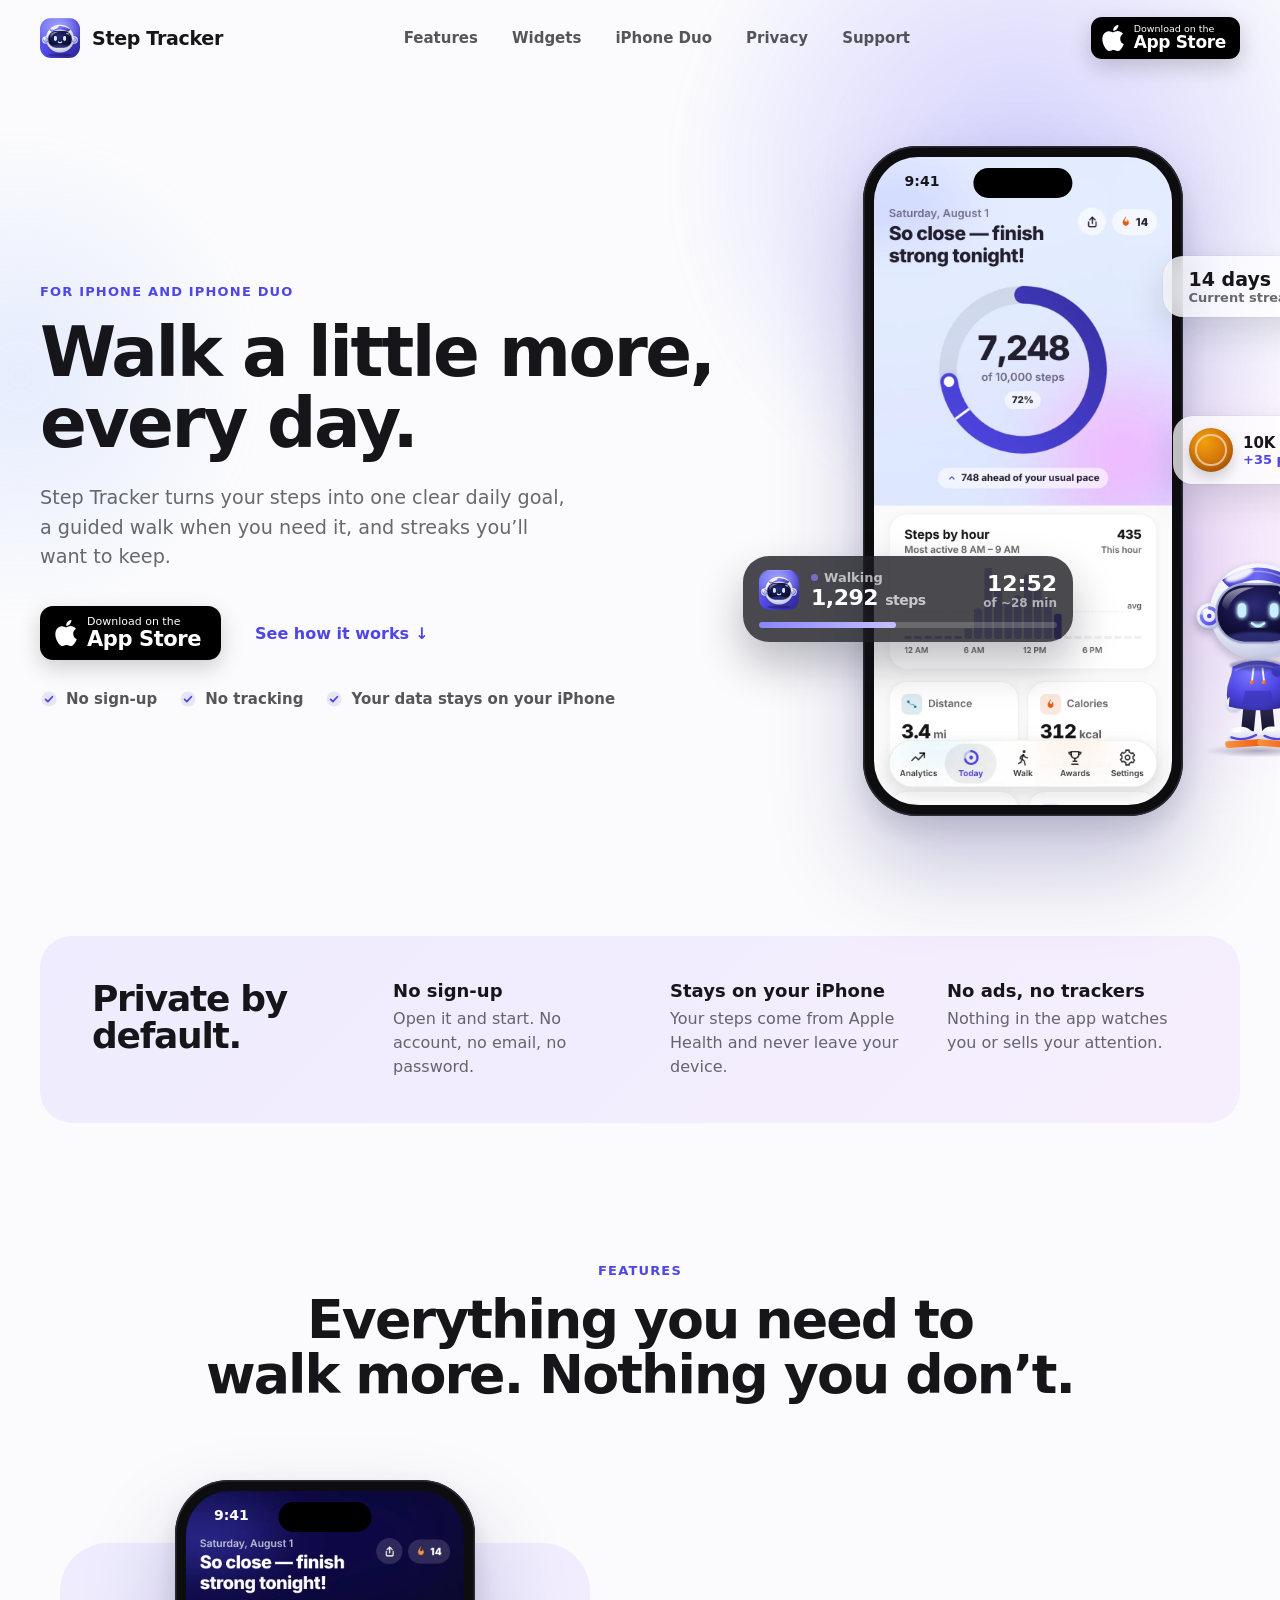
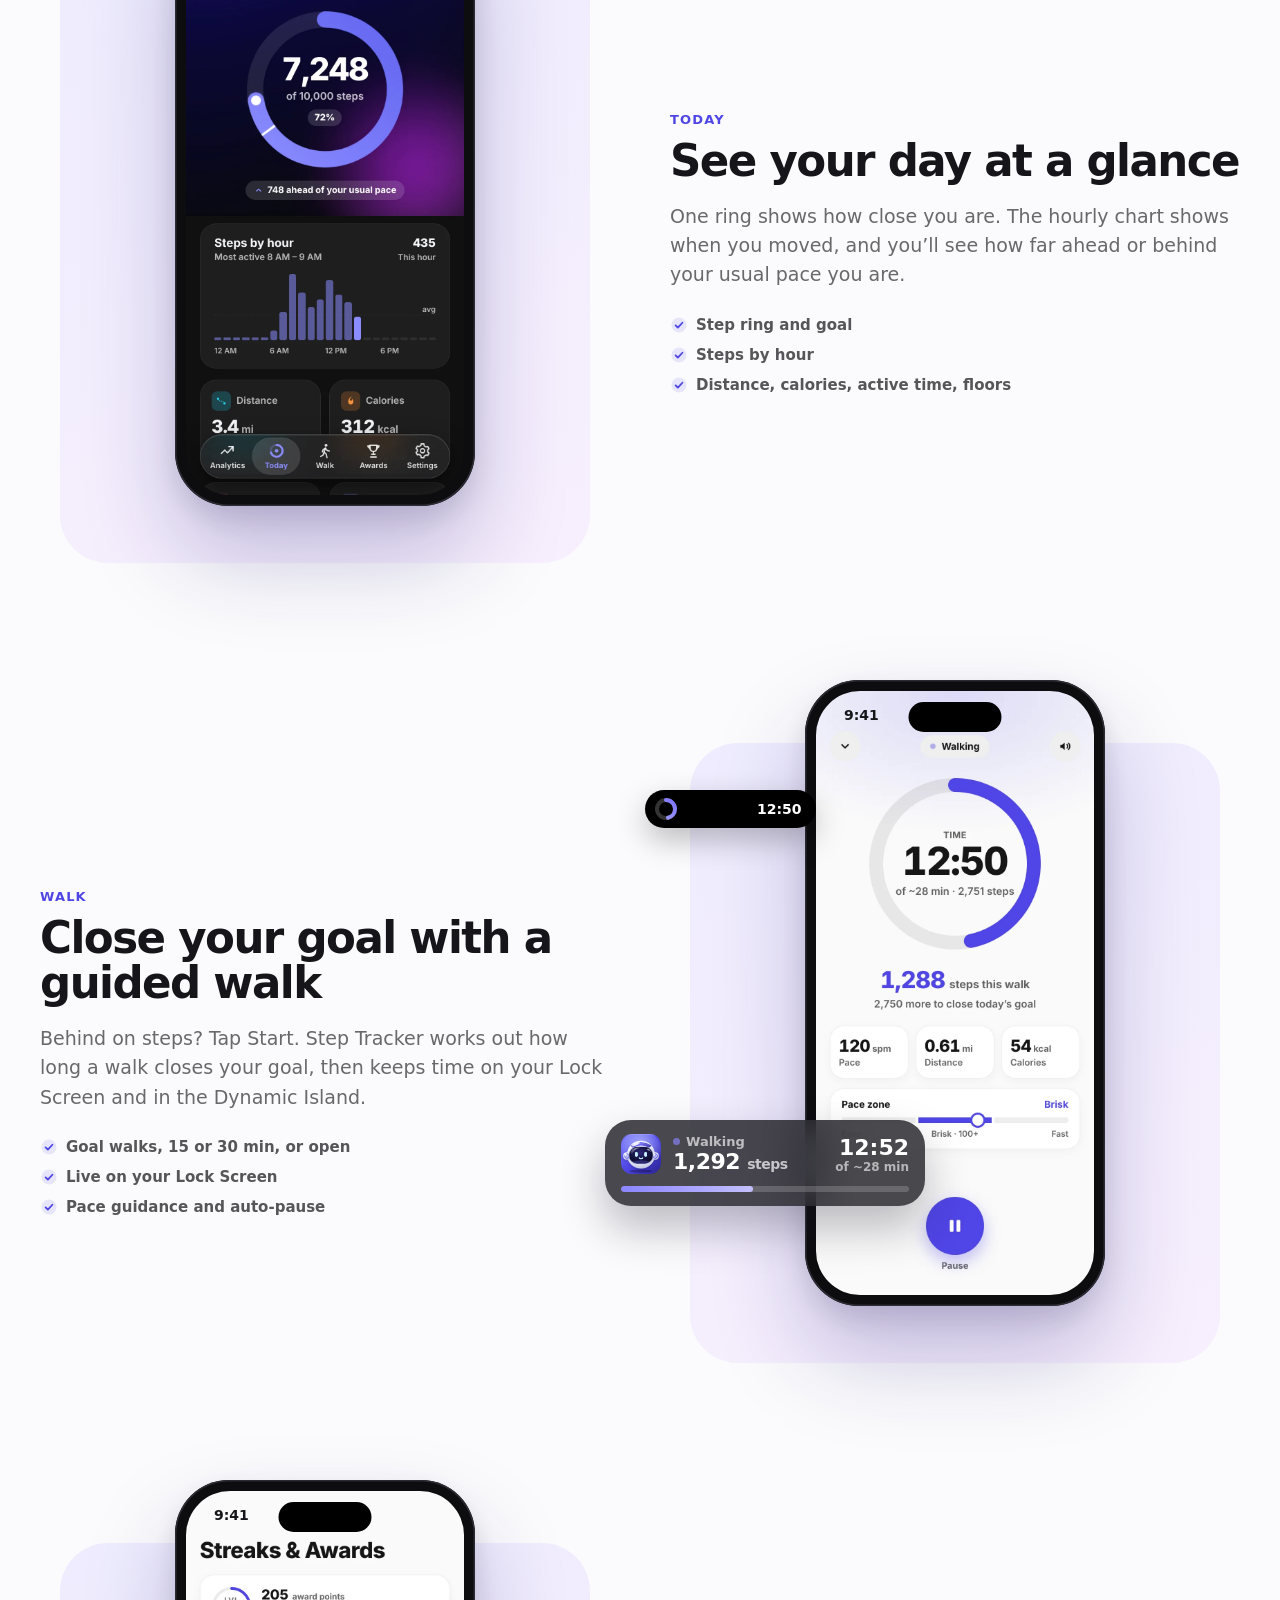
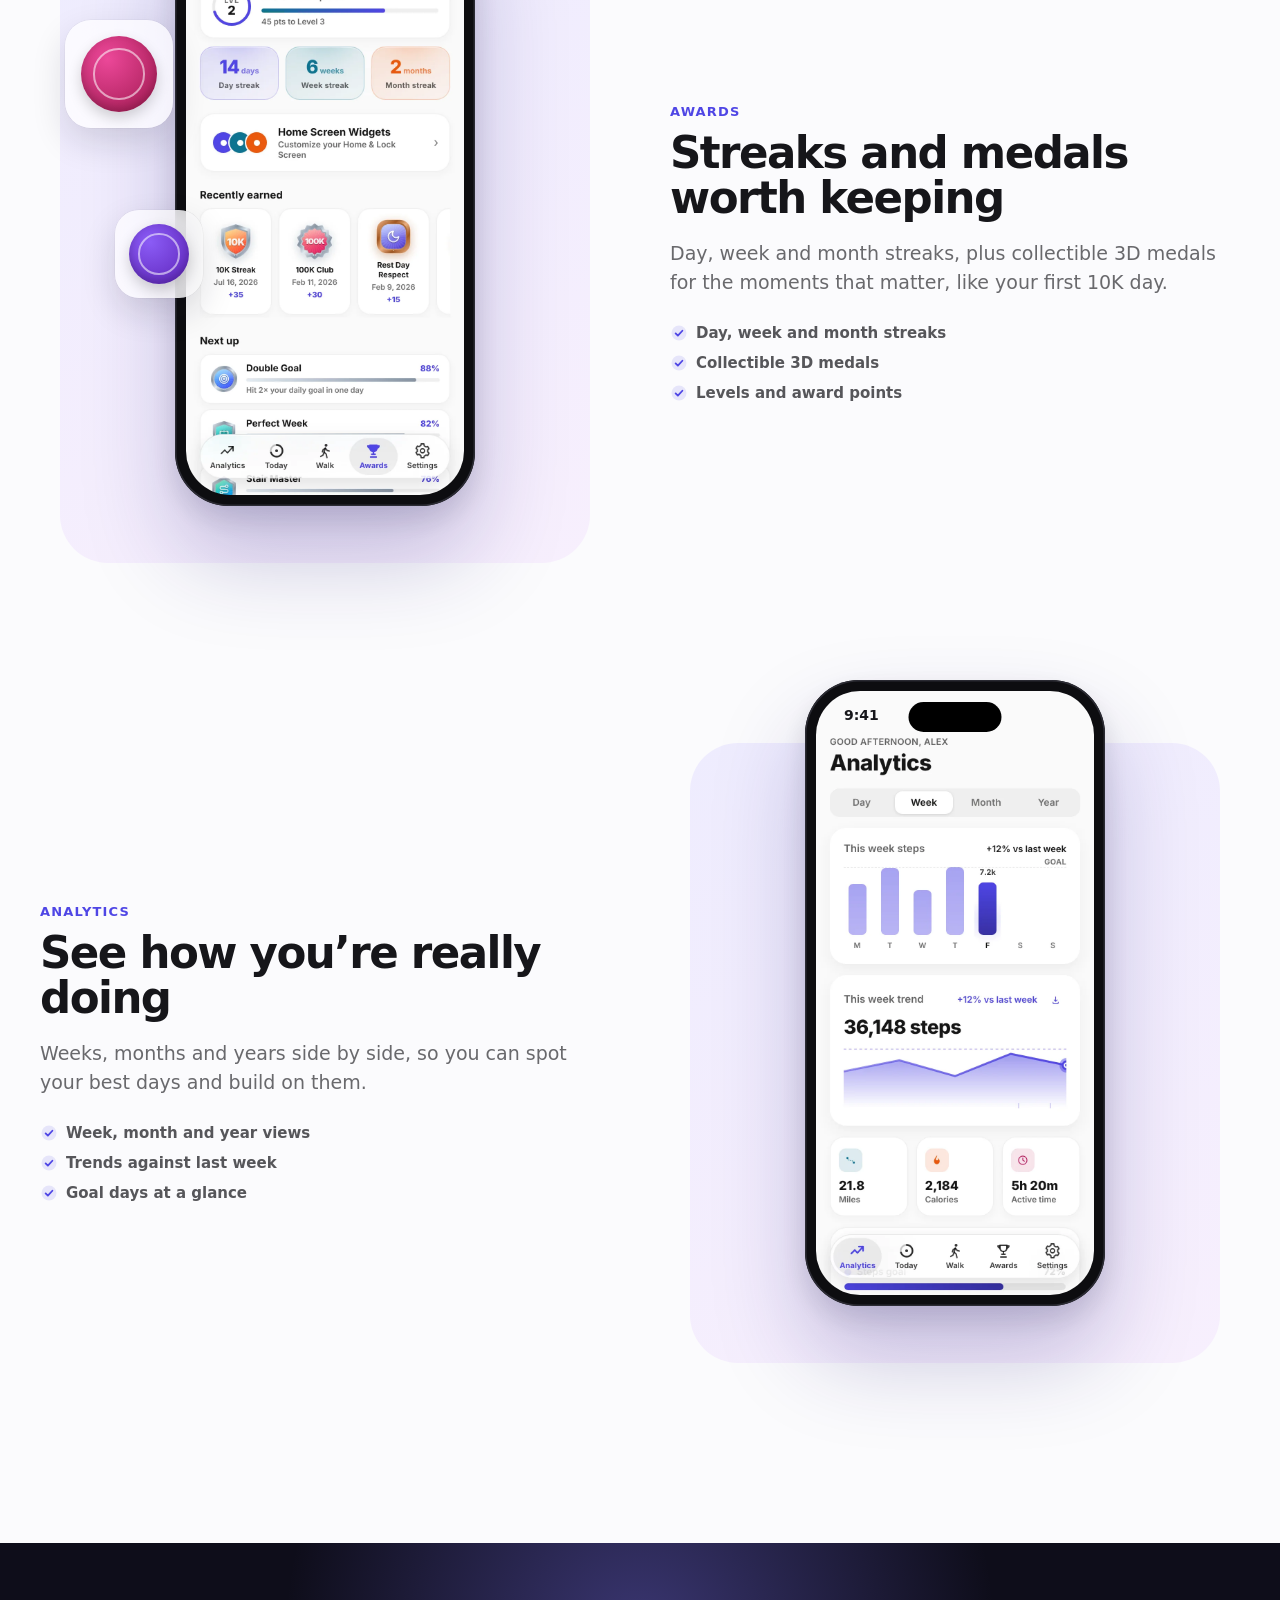
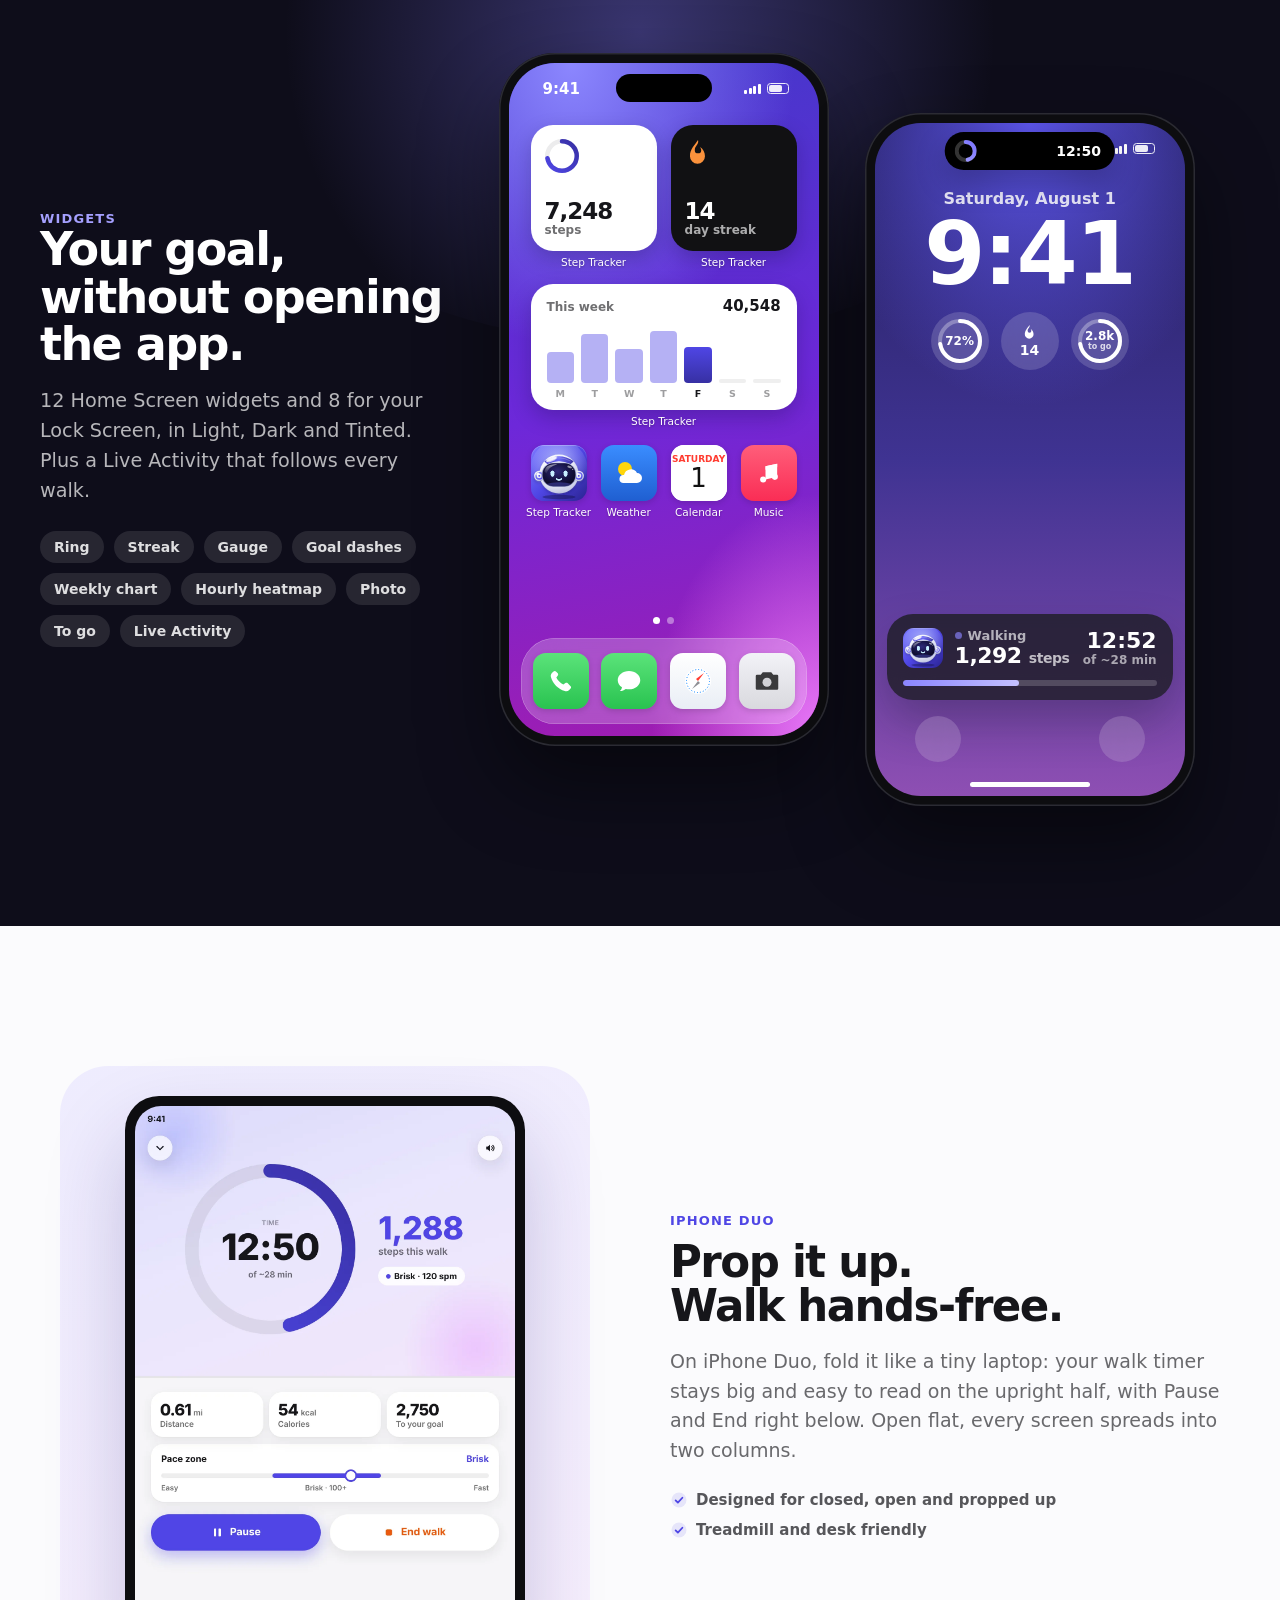
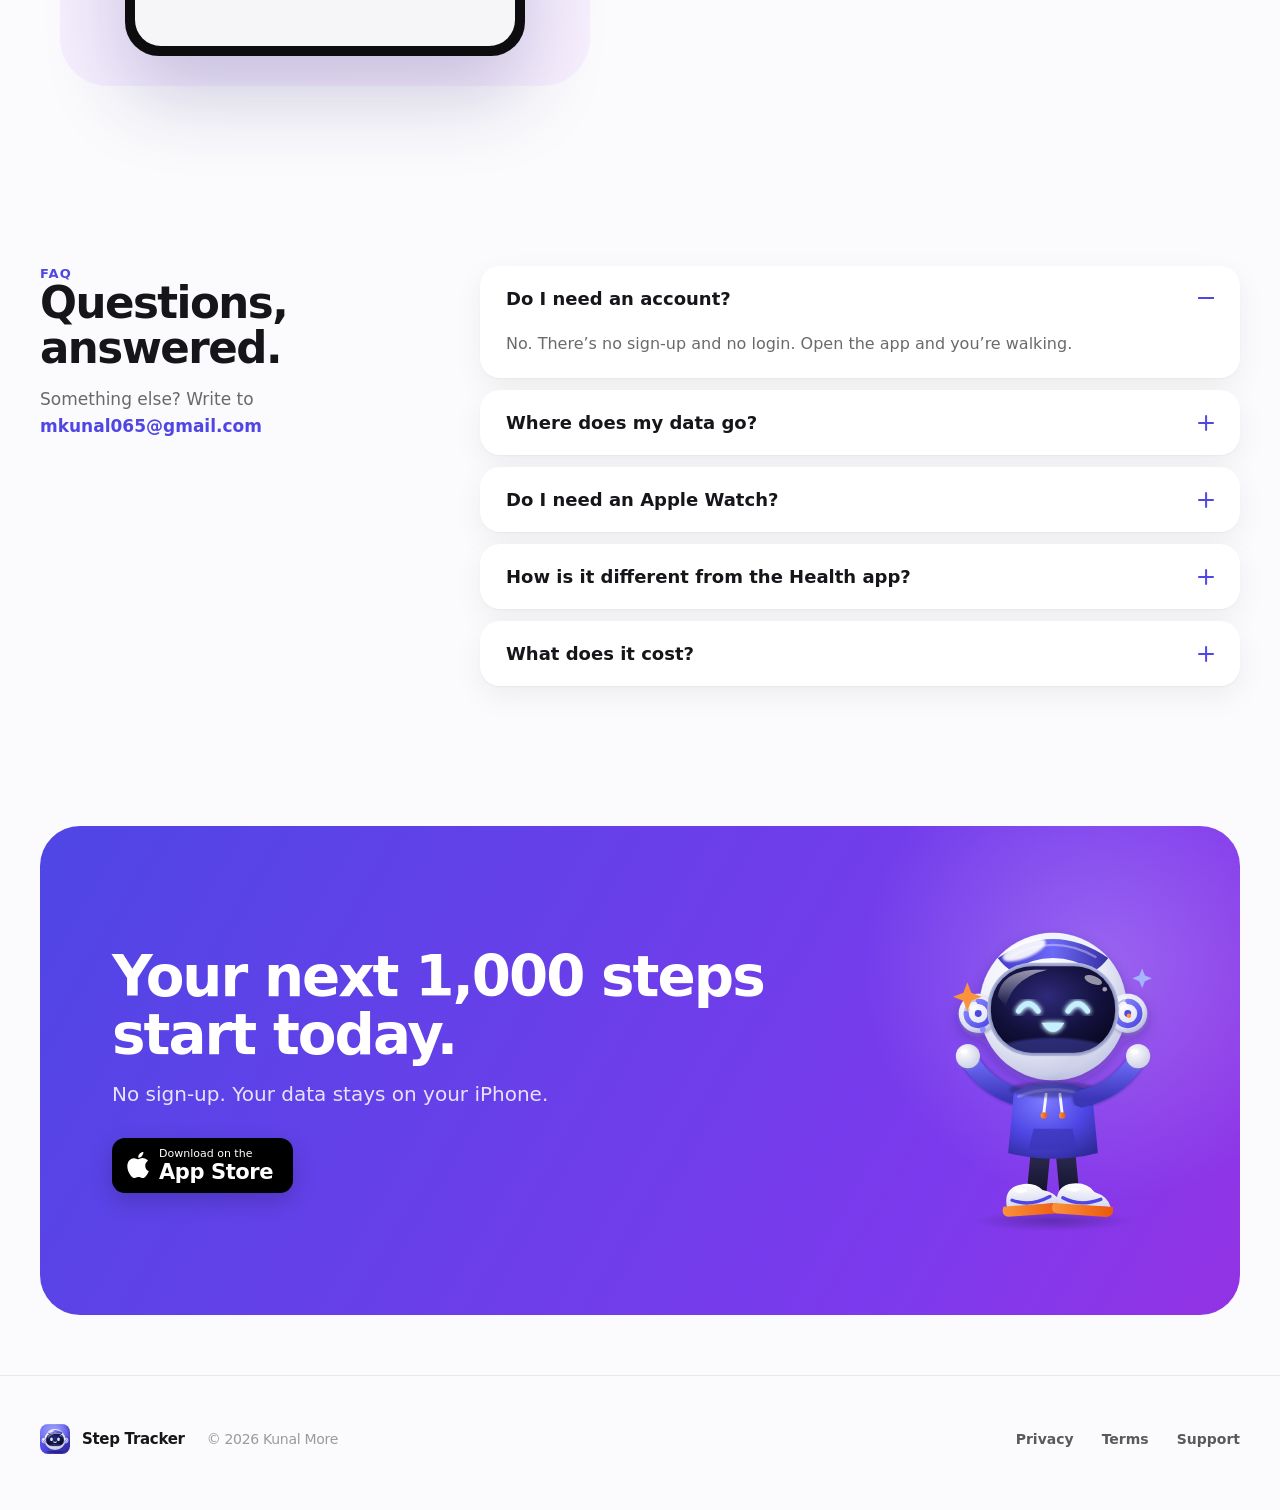
<file: index.html>
<!doctype html>
<html lang="en">
<head>
<meta charset="utf-8">
<meta name="viewport" content="width=device-width, initial-scale=1, viewport-fit=cover">
<script>/* Opened inside the Step Tracker app (Settings): hide site chrome. */if(/[?&]app=1/.test(location.search))document.documentElement.classList.add('in-app')</script>
<title>Step Tracker — Walk a little more, every day</title>
<meta name="description" content="A simple step counter for iPhone: one daily goal, guided walks with Live Activities, streaks, medals and widgets. No sign-up. Your data stays on your iPhone.">
<meta name="theme-color" content="#FBFBFD">
<link rel="icon" href="assets/icon.svg" type="image/svg+xml">
<link rel="apple-touch-icon" href="assets/apple-touch-icon.png">
<link rel="canonical" href="https://kunalvmore.github.io/StepTracker/">
<meta property="og:type" content="website">
<meta property="og:title" content="Step Tracker — Walk a little more, every day">
<meta property="og:description" content="A simple step counter for iPhone: one daily goal, guided walks with Live Activities, streaks, medals and widgets. No sign-up. Your data stays on your iPhone.">
<meta property="og:image" content="https://kunalvmore.github.io/StepTracker/assets/og.png">
<meta property="og:url" content="https://kunalvmore.github.io/StepTracker/">
<meta name="twitter:card" content="summary_large_image">
<meta name="apple-itunes-app" content="app-id=6837991257">
<link rel="stylesheet" href="styles.css">
</head>
<body>
<header class="nav"><div class="wrap nav-in"><a class="brand" href="index.html"><img src="assets/icon.svg" alt="">Step Tracker</a><nav class="links" aria-label="Main"><a href="index.html#features">Features</a><a href="index.html#widgets">Widgets</a><a href="index.html#duo">iPhone Duo</a><a href="privacy.html">Privacy</a><a href="support.html">Support</a></nav><a class="badge small" href="https://apps.apple.com/app/id6837991257" aria-label="Download on the App Store"><svg width="22" height="26" viewBox="0 0 17 20" fill="#fff"><path d="M14.1 10.6c0-2.6 2.1-3.8 2.2-3.9-1.2-1.8-3.1-2-3.7-2-1.6-.2-3.1.9-3.9.9-.8 0-2-.9-3.4-.9-1.7 0-3.3 1-4.2 2.6-1.8 3.1-.5 7.7 1.3 10.2.9 1.2 1.9 2.6 3.2 2.6 1.3-.1 1.8-.8 3.3-.8 1.6 0 2 .8 3.4.8 1.4 0 2.3-1.3 3.1-2.5 1-1.4 1.4-2.8 1.4-2.9-.1 0-2.7-1-2.7-4.1zM11.6 3c.7-.9 1.2-2 1-3.1-1 0-2.2.7-2.9 1.5-.6.7-1.2 1.9-1 3 1.1.1 2.2-.6 2.9-1.4z"/></svg><span><small>Download on the</small><b>App Store</b></span></a><button class="menu-btn" aria-label="Menu" aria-expanded="false"><span></span><span></span></button></div></header>
<main>
<section class="hero"><div class="blobs" aria-hidden="true"><div class="blob b1"></div><div class="blob b2"></div><div class="blob b3"></div></div>
<div class="wrap hero-grid">
  <div>
    <div class="eyebrow load-in" style="--d:.05s">For iPhone and iPhone Duo</div>
    <h1 class="display h1" data-split>Walk a little more,<br>every day.</h1>
    <p class="lead load-in" style="--d:.7s">Step Tracker turns your steps into one clear daily goal, a guided walk when you need it, and streaks you’ll want to keep.</p>
    <div class="cta load-in" style="--d:.85s"><a class="badge " href="https://apps.apple.com/app/id6837991257" aria-label="Download on the App Store"><svg width="22" height="26" viewBox="0 0 17 20" fill="#fff"><path d="M14.1 10.6c0-2.6 2.1-3.8 2.2-3.9-1.2-1.8-3.1-2-3.7-2-1.6-.2-3.1.9-3.9.9-.8 0-2-.9-3.4-.9-1.7 0-3.3 1-4.2 2.6-1.8 3.1-.5 7.7 1.3 10.2.9 1.2 1.9 2.6 3.2 2.6 1.3-.1 1.8-.8 3.3-.8 1.6 0 2 .8 3.4.8 1.4 0 2.3-1.3 3.1-2.5 1-1.4 1.4-2.8 1.4-2.9-.1 0-2.7-1-2.7-4.1zM11.6 3c.7-.9 1.2-2 1-3.1-1 0-2.2.7-2.9 1.5-.6.7-1.2 1.9-1 3 1.1.1 2.2-.6 2.9-1.4z"/></svg><span><small>Download on the</small><b>App Store</b></span></a><a class="ghost" href="#features">See how it works <i>↓</i></a></div>
    <div class="checks load-in" style="--d:1s"><span class="check"><svg width="18" height="18" viewBox="0 0 24 24" fill="none" aria-hidden="true"><circle cx="12" cy="12" r="10" fill="rgba(79,70,229,.12)"/><path d="M7.5 12.5l3 3 6-6.5" stroke="#4F46E5" stroke-width="2.4" stroke-linecap="round" stroke-linejoin="round"/></svg>No sign-up</span><span class="check"><svg width="18" height="18" viewBox="0 0 24 24" fill="none" aria-hidden="true"><circle cx="12" cy="12" r="10" fill="rgba(79,70,229,.12)"/><path d="M7.5 12.5l3 3 6-6.5" stroke="#4F46E5" stroke-width="2.4" stroke-linecap="round" stroke-linejoin="round"/></svg>No tracking</span><span class="check"><svg width="18" height="18" viewBox="0 0 24 24" fill="none" aria-hidden="true"><circle cx="12" cy="12" r="10" fill="rgba(79,70,229,.12)"/><path d="M7.5 12.5l3 3 6-6.5" stroke="#4F46E5" stroke-width="2.4" stroke-linecap="round" stroke-linejoin="round"/></svg>Your data stays on your iPhone</span></div>
  </div>
  <div class="stage" aria-hidden="true">
    <div class="tilt"><div class="hero-phone"><div class="phone"><div class="island"></div><div class="time">9:41</div><img src="assets/today.webp" width="402" height="874" alt="Step Tracker Today screen" loading="lazy" decoding="async"></div></div></div>
    <div class="floaty f-streak" style="--d:1.2s;left:calc(50% + 140px);top:110px"><div class="glass chip-row"><svg width="22" height="26" viewBox="0 0 24 28" fill="#EA580C"><path d="M12 1c1.2 4.2-3 5.4-3 9.4a3 3 0 006 0c0-1.1-.7-2-1-3 2.8 2.1 4.5 5 4.5 8.6a7 7 0 11-14 0C4.5 9.4 8.6 6.3 12 1z"/></svg><div><strong><span data-count="14">14</span> days</strong><span>Current streak</span></div></div></div>
    <div class="floaty f-medal" style="--d:1.4s;left:calc(50% + 150px);top:270px"><div class="glass chip-row"><div class="medal shine" style="width:44px;height:44px;--c1:#F59E0B;--c2:#B45309"></div><div><strong style="font-size:15px">10K Streak</strong><span style="color:#4F46E5;font-weight:700">+35 points</span></div></div></div>
    <div class="floaty f-la" style="--d:1.6s;left:calc(50% - 280px);top:410px"><div class="la" data-la><div class="la-top"><div class="la-icon"><img src="assets/icon.svg" alt=""></div><div><div class="la-label"><span class="pulse-dot"></span>Walking</div><div class="la-steps"><span data-la-steps>1,288</span> <small>steps</small></div></div><div class="la-time"><span data-la-time>12:50</span><small>of ~28 min</small></div></div><div class="la-track"><div class="la-bar" data-la-bar></div></div></div></div>
    <div class="floaty f-pace" style="--d:1.8s;left:calc(50% + 160px);top:400px"><img src="assets/pace-hello.svg" width="150" height="214" alt=""></div>
  </div>
</div>
</section>

<div class="wrap"><div class="band reveal">
  <h2 class="display">Private by default.</h2>
  <div><h3>No sign-up</h3><p>Open it and start. No account, no email, no password.</p></div>
  <div><h3>Stays on your iPhone</h3><p>Your steps come from Apple Health and never leave your device.</p></div>
  <div><h3>No ads, no trackers</h3><p>Nothing in the app watches you or sells your attention.</p></div>
</div></div>

<section id="features" class="wrap">
  <div class="section-head center reveal"><div class="eyebrow">Features</div>
  <h2 class="display h2">Everything you need to<br>walk more. <span class="gradient-text">Nothing you don’t.</span></h2></div>
  <div class="feature">
    <div class="visual"><div class="parallax" data-parallax="60"><div class="phone dark"><div class="island"></div><div class="time">9:41</div><img src="assets/today-dark.webp" width="402" height="874" alt="See your day at a glance" loading="lazy" decoding="async"></div></div></div>
    <div class="reveal"><div class="eyebrow">Today</div><h3 class="display h3">See your day at a glance</h3><p class="lead">One ring shows how close you are. The hourly chart shows when you moved, and you’ll see how far ahead or behind your usual pace you are.</p>
      <div class="checks stagger"><span class="check"><svg width="18" height="18" viewBox="0 0 24 24" fill="none" aria-hidden="true"><circle cx="12" cy="12" r="10" fill="rgba(79,70,229,.12)"/><path d="M7.5 12.5l3 3 6-6.5" stroke="#4F46E5" stroke-width="2.4" stroke-linecap="round" stroke-linejoin="round"/></svg>Step ring and goal</span><span class="check"><svg width="18" height="18" viewBox="0 0 24 24" fill="none" aria-hidden="true"><circle cx="12" cy="12" r="10" fill="rgba(79,70,229,.12)"/><path d="M7.5 12.5l3 3 6-6.5" stroke="#4F46E5" stroke-width="2.4" stroke-linecap="round" stroke-linejoin="round"/></svg>Steps by hour</span><span class="check"><svg width="18" height="18" viewBox="0 0 24 24" fill="none" aria-hidden="true"><circle cx="12" cy="12" r="10" fill="rgba(79,70,229,.12)"/><path d="M7.5 12.5l3 3 6-6.5" stroke="#4F46E5" stroke-width="2.4" stroke-linecap="round" stroke-linejoin="round"/></svg>Distance, calories, active time, floors</span></div></div>
  </div>
  <div class="feature flip">
    <div class="visual"><div class="parallax" data-parallax="60"><div class="phone"><div class="island"></div><div class="time">9:41</div><img src="assets/walk.webp" width="402" height="874" alt="Close your goal with a guided walk" loading="lazy" decoding="async"></div><div class="floaty" style="--d:.3s;left:-160px;top:110px"><div style="display:inline-flex;align-items:center;gap:10px;background:#000;color:#fff;border-radius:22px;padding:8px 14px 8px 10px;box-shadow:0 12px 30px rgba(0,0,0,.25)"><div style="width:22px;height:22px"><div style="position:relative;width:22px;height:22px;flex-shrink:0"><svg width="22" height="22" viewBox="0 0 22 22" style="position:absolute;inset:0;transform:rotate(-90deg)"><defs><linearGradient id="rg22" x1="0" y1="0" x2="1" y2="1"><stop offset="0" stop-color="#A5A0FF"/><stop offset="1" stop-color="#7C75FF"/></linearGradient></defs><circle cx="11.0" cy="11.0" r="9.0" fill="none" stroke="rgba(255,255,255,.2)" stroke-width="4"/><circle cx="11.0" cy="11.0" r="9.0" fill="none" stroke="url(#rg22)" stroke-width="4" stroke-linecap="round" stroke-dasharray="56.5" stroke-dashoffset="30.5"/></svg><div style="position:absolute;inset:0;display:flex;flex-direction:column;align-items:center;justify-content:center;text-align:center"></div></div></div><div style="width:60px"></div><div style="font-size:14px;font-weight:700;font-variant-numeric:tabular-nums">12:50</div></div></div><div class="floaty" style="--d:.5s;left:-200px;top:440px"><div class="la" data-la style="width:320px"><div class="la-top"><div class="la-icon"><img src="assets/icon.svg" alt=""></div><div><div class="la-label"><span class="pulse-dot"></span>Walking</div><div class="la-steps"><span data-la-steps>1,288</span> <small>steps</small></div></div><div class="la-time"><span data-la-time>12:50</span><small>of ~28 min</small></div></div><div class="la-track"><div class="la-bar" data-la-bar></div></div></div></div></div></div>
    <div class="reveal"><div class="eyebrow">Walk</div><h3 class="display h3">Close your goal with a guided walk</h3><p class="lead">Behind on steps? Tap Start. Step Tracker works out how long a walk closes your goal, then keeps time on your Lock Screen and in the Dynamic Island.</p>
      <div class="checks stagger"><span class="check"><svg width="18" height="18" viewBox="0 0 24 24" fill="none" aria-hidden="true"><circle cx="12" cy="12" r="10" fill="rgba(79,70,229,.12)"/><path d="M7.5 12.5l3 3 6-6.5" stroke="#4F46E5" stroke-width="2.4" stroke-linecap="round" stroke-linejoin="round"/></svg>Goal walks, 15 or 30 min, or open</span><span class="check"><svg width="18" height="18" viewBox="0 0 24 24" fill="none" aria-hidden="true"><circle cx="12" cy="12" r="10" fill="rgba(79,70,229,.12)"/><path d="M7.5 12.5l3 3 6-6.5" stroke="#4F46E5" stroke-width="2.4" stroke-linecap="round" stroke-linejoin="round"/></svg>Live on your Lock Screen</span><span class="check"><svg width="18" height="18" viewBox="0 0 24 24" fill="none" aria-hidden="true"><circle cx="12" cy="12" r="10" fill="rgba(79,70,229,.12)"/><path d="M7.5 12.5l3 3 6-6.5" stroke="#4F46E5" stroke-width="2.4" stroke-linecap="round" stroke-linejoin="round"/></svg>Pace guidance and auto-pause</span></div></div>
  </div>
  <div class="feature">
    <div class="visual"><div class="parallax" data-parallax="60"><div class="phone"><div class="island"></div><div class="time">9:41</div><img src="assets/awards.webp" width="402" height="874" alt="Streaks and medals worth keeping" loading="lazy" decoding="async"></div><div class="floaty" style="--d:.3s;left:-110px;top:140px"><div class="glass" style="padding:16px;border-radius:26px"><div class="medal shine" style="width:76px;height:76px;--c1:#EC4899;--c2:#9D174D"></div></div></div><div class="floaty" style="--d:.5s;left:-60px;top:330px"><div class="glass" style="padding:14px;border-radius:24px"><div class="medal shine" style="width:60px;height:60px;--c1:#8B5CF6;--c2:#5B21B6"></div></div></div></div></div>
    <div class="reveal"><div class="eyebrow">Awards</div><h3 class="display h3">Streaks and medals worth keeping</h3><p class="lead">Day, week and month streaks, plus collectible 3D medals for the moments that matter, like your first 10K day.</p>
      <div class="checks stagger"><span class="check"><svg width="18" height="18" viewBox="0 0 24 24" fill="none" aria-hidden="true"><circle cx="12" cy="12" r="10" fill="rgba(79,70,229,.12)"/><path d="M7.5 12.5l3 3 6-6.5" stroke="#4F46E5" stroke-width="2.4" stroke-linecap="round" stroke-linejoin="round"/></svg>Day, week and month streaks</span><span class="check"><svg width="18" height="18" viewBox="0 0 24 24" fill="none" aria-hidden="true"><circle cx="12" cy="12" r="10" fill="rgba(79,70,229,.12)"/><path d="M7.5 12.5l3 3 6-6.5" stroke="#4F46E5" stroke-width="2.4" stroke-linecap="round" stroke-linejoin="round"/></svg>Collectible 3D medals</span><span class="check"><svg width="18" height="18" viewBox="0 0 24 24" fill="none" aria-hidden="true"><circle cx="12" cy="12" r="10" fill="rgba(79,70,229,.12)"/><path d="M7.5 12.5l3 3 6-6.5" stroke="#4F46E5" stroke-width="2.4" stroke-linecap="round" stroke-linejoin="round"/></svg>Levels and award points</span></div></div>
  </div>
  <div class="feature flip">
    <div class="visual"><div class="parallax" data-parallax="60"><div class="phone"><div class="island"></div><div class="time">9:41</div><img src="assets/analytics.webp" width="402" height="874" alt="See how you’re really doing" loading="lazy" decoding="async"></div></div></div>
    <div class="reveal"><div class="eyebrow">Analytics</div><h3 class="display h3">See how you’re really doing</h3><p class="lead">Weeks, months and years side by side, so you can spot your best days and build on them.</p>
      <div class="checks stagger"><span class="check"><svg width="18" height="18" viewBox="0 0 24 24" fill="none" aria-hidden="true"><circle cx="12" cy="12" r="10" fill="rgba(79,70,229,.12)"/><path d="M7.5 12.5l3 3 6-6.5" stroke="#4F46E5" stroke-width="2.4" stroke-linecap="round" stroke-linejoin="round"/></svg>Week, month and year views</span><span class="check"><svg width="18" height="18" viewBox="0 0 24 24" fill="none" aria-hidden="true"><circle cx="12" cy="12" r="10" fill="rgba(79,70,229,.12)"/><path d="M7.5 12.5l3 3 6-6.5" stroke="#4F46E5" stroke-width="2.4" stroke-linecap="round" stroke-linejoin="round"/></svg>Trends against last week</span><span class="check"><svg width="18" height="18" viewBox="0 0 24 24" fill="none" aria-hidden="true"><circle cx="12" cy="12" r="10" fill="rgba(79,70,229,.12)"/><path d="M7.5 12.5l3 3 6-6.5" stroke="#4F46E5" stroke-width="2.4" stroke-linecap="round" stroke-linejoin="round"/></svg>Goal days at a glance</span></div></div>
  </div>
</section>

<section id="widgets" class="dark-band"><div class="glow" aria-hidden="true"></div>
<div class="wrap widgets-grid">
  <div class="reveal"><div class="eyebrow">Widgets</div><h2 class="display h2">Your goal, without opening the app.</h2>
    <p class="lead">12 Home Screen widgets and 8 for your Lock Screen, in Light, Dark and Tinted. Plus a Live Activity that follows every walk.</p>
    <div class="tags stagger"><span>Ring</span><span>Streak</span><span>Gauge</span><span>Goal dashes</span><span>Weekly chart</span><span>Hourly heatmap</span><span>Photo</span><span>To go</span><span>Live Activity</span></div></div>
  <div class="devices widgets-in" aria-hidden="true"><div style="width:330px;padding:10px;border-radius:56px;background:#0d0d10;box-shadow:0 0 0 1.5px #2b2b33 inset,0 40px 80px rgba(0,0,0,.45)"><div style="position:relative;width:310px;height:673px;border-radius:46px;overflow:hidden"><div style="position:absolute;inset:0;background:radial-gradient(120% 70% at 20% 0%,#8C87FF 0%,transparent 60%),radial-gradient(90% 60% at 100% 100%,#E879F9 0%,transparent 60%),linear-gradient(170deg,#4338CA 0%,#6D28D9 50%,#A21CAF 100%)"></div><div style="position:absolute;left:0;right:0;top:0;height:46px;display:flex;align-items:center;justify-content:space-between;padding:6px 30px 0 34px;z-index:4;color:#fff"><div style="font-size:15px;font-weight:700">9:41</div><div style="display:flex;align-items:center;gap:6px"><div style="display:flex;gap:1.5px;align-items:flex-end"><div style="width:3px;height:4px;border-radius:1px;background:#fff"></div><div style="width:3px;height:6px;border-radius:1px;background:#fff"></div><div style="width:3px;height:8px;border-radius:1px;background:#fff"></div><div style="width:3px;height:10px;border-radius:1px;background:#fff"></div></div><div style="width:22px;height:11px;border-radius:3.5px;border:1.2px solid #fff;opacity:.9;padding:1px"><div style="width:75%;height:100%;border-radius:2px;background:#fff"></div></div></div></div><div style="position:absolute;left:22px;right:22px;top:62px"><div style="display:flex;justify-content:space-between"><div><div class="wpop" style="transition-delay:0.09s;width:126px;height:126px;border-radius:22px;background:#fff;padding:14px;display:flex;flex-direction:column;justify-content:space-between;box-shadow:0 8px 20px rgba(20,10,60,.25)"><div style="position:relative;width:34px;height:34px;flex-shrink:0"><svg width="34" height="34" viewBox="0 0 34 34" style="position:absolute;inset:0;transform:rotate(-90deg)"><defs><linearGradient id="rg34" x1="0" y1="0" x2="1" y2="1"><stop offset="0" stop-color="#4F46E5"/><stop offset="1" stop-color="#3730A3"/></linearGradient></defs><circle cx="17.0" cy="17.0" r="14.75" fill="none" stroke="rgba(22,22,26,.08)" stroke-width="4.5"/><circle cx="17.0" cy="17.0" r="14.75" fill="none" stroke="url(#rg34)" stroke-width="4.5" stroke-linecap="round" stroke-dasharray="92.7" stroke-dashoffset="25.9"/></svg><div style="position:absolute;inset:0;display:flex;flex-direction:column;align-items:center;justify-content:center;text-align:center"></div></div><div><div class="big" style="font-size:23px;color:#16161A;line-height:1.05">7,248</div><div style="font-size:12px;font-weight:600;color:rgba(22,22,26,.62)">steps</div></div></div><div style="font-size:10.5px;font-weight:500;color:#fff;text-align:center;margin-top:5px;text-shadow:0 1px 2px rgba(0,0,0,.25)">Step Tracker</div></div><div><div class="wpop" style="transition-delay:0.18s;width:126px;height:126px;border-radius:22px;background:#111113;padding:14px;display:flex;flex-direction:column;justify-content:space-between;box-shadow:0 8px 20px rgba(20,10,60,.25)"><svg width="26" height="30" viewBox="0 0 24 28" fill="#FB923C"><path d="M12 1c1.2 4.2-3 5.4-3 9.4a3 3 0 006 0c0-1.1-.7-2-1-3 2.8 2.1 4.5 5 4.5 8.6a7 7 0 11-14 0C4.5 9.4 8.6 6.3 12 1z"/></svg><div><div class="big" style="font-size:23px;color:#fff;line-height:1.05">14</div><div style="font-size:12px;font-weight:600;color:rgba(255,255,255,.66)">day streak</div></div></div><div style="font-size:10.5px;font-weight:500;color:#fff;text-align:center;margin-top:5px;text-shadow:0 1px 2px rgba(0,0,0,.25)">Step Tracker</div></div></div><div style="margin-top:16px"><div><div class="wpop" style="transition-delay:0.27s;width:266px;height:126px;border-radius:22px;background:#fff;padding:13px 16px 11px;box-shadow:0 8px 20px rgba(20,10,60,.25);display:flex;flex-direction:column;justify-content:space-between"><div style="display:flex;justify-content:space-between;align-items:baseline"><span style="font-size:12px;font-weight:700;color:rgba(22,22,26,.62)">This week</span><span style="font-size:15px;font-weight:800;color:#16161A">40,548</span></div><div style="display:flex;gap:7px"><div style="flex:1;display:flex;flex-direction:column;align-items:center;gap:5px"><div style="width:100%;height:52px;display:flex;align-items:flex-end"><div class="gbar" style="width:100%;height:31px;border-radius:4px;background:rgba(79,70,229,.42)"></div></div><div style="font-size:9.5px;font-weight:600;color:rgba(22,22,26,.42)">M</div></div><div style="flex:1;display:flex;flex-direction:column;align-items:center;gap:5px"><div style="width:100%;height:52px;display:flex;align-items:flex-end"><div class="gbar" style="width:100%;height:49px;border-radius:4px;background:rgba(79,70,229,.42)"></div></div><div style="font-size:9.5px;font-weight:600;color:rgba(22,22,26,.42)">T</div></div><div style="flex:1;display:flex;flex-direction:column;align-items:center;gap:5px"><div style="width:100%;height:52px;display:flex;align-items:flex-end"><div class="gbar" style="width:100%;height:34px;border-radius:4px;background:rgba(79,70,229,.42)"></div></div><div style="font-size:9.5px;font-weight:600;color:rgba(22,22,26,.42)">W</div></div><div style="flex:1;display:flex;flex-direction:column;align-items:center;gap:5px"><div style="width:100%;height:52px;display:flex;align-items:flex-end"><div class="gbar" style="width:100%;height:52px;border-radius:4px;background:rgba(79,70,229,.42)"></div></div><div style="font-size:9.5px;font-weight:600;color:rgba(22,22,26,.42)">T</div></div><div style="flex:1;display:flex;flex-direction:column;align-items:center;gap:5px"><div style="width:100%;height:52px;display:flex;align-items:flex-end"><div class="gbar" style="width:100%;height:36px;border-radius:4px;background:linear-gradient(#4F46E5,#3730A3)"></div></div><div style="font-size:9.5px;font-weight:800;color:#16161A">F</div></div><div style="flex:1;display:flex;flex-direction:column;align-items:center;gap:5px"><div style="width:100%;height:52px;display:flex;align-items:flex-end"><div class="gbar" style="width:100%;height:4px;border-radius:4px;background:rgba(22,22,26,.07)"></div></div><div style="font-size:9.5px;font-weight:600;color:rgba(22,22,26,.42)">S</div></div><div style="flex:1;display:flex;flex-direction:column;align-items:center;gap:5px"><div style="width:100%;height:52px;display:flex;align-items:flex-end"><div class="gbar" style="width:100%;height:4px;border-radius:4px;background:rgba(22,22,26,.07)"></div></div><div style="font-size:9.5px;font-weight:600;color:rgba(22,22,26,.42)">S</div></div></div></div><div style="font-size:10.5px;font-weight:500;color:#fff;text-align:center;margin-top:5px;text-shadow:0 1px 2px rgba(0,0,0,.25)">Step Tracker</div></div></div><div style="display:flex;justify-content:space-between;margin-top:18px"><div style="width:56px;display:flex;flex-direction:column;align-items:center;gap:5px"><div style="width:56px;height:56px;border-radius:13px;background:transparent;display:flex;align-items:center;justify-content:center;overflow:hidden;box-shadow:0 2px 6px rgba(0,0,0,.15)"><div style="width:56px;height:56px"><img src="assets/icon.svg" width="56" height="56" alt=""></div></div><div style="font-size:10.5px;font-weight:500;color:#fff;white-space:nowrap;text-shadow:0 1px 2px rgba(0,0,0,.25)">Step Tracker</div></div><div style="width:56px;display:flex;flex-direction:column;align-items:center;gap:5px"><div style="width:56px;height:56px;border-radius:13px;background:linear-gradient(180deg,#3A8DFF,#1F5FD1);display:flex;align-items:center;justify-content:center;overflow:hidden;box-shadow:0 2px 6px rgba(0,0,0,.15)"><svg width="34" height="34" viewBox="0 0 34 34"><circle cx="13" cy="13" r="7" fill="#FFD60A"/><path d="M11 27h14a5 5 0 000-10 7 7 0 00-13 2 4 4 0 00-1 8z" fill="#fff"/></svg></div><div style="font-size:10.5px;font-weight:500;color:#fff;white-space:nowrap;text-shadow:0 1px 2px rgba(0,0,0,.25)">Weather</div></div><div style="width:56px;display:flex;flex-direction:column;align-items:center;gap:5px"><div style="width:56px;height:56px;border-radius:13px;background:#fff;display:flex;align-items:center;justify-content:center;overflow:hidden;box-shadow:0 2px 6px rgba(0,0,0,.15)"><div style="width:100%;height:100%;background:#fff;display:flex;flex-direction:column;align-items:center;justify-content:center;line-height:1"><div style="font-size:9px;font-weight:700;color:#FF3B30">SATURDAY</div><div style="font-size:26px;font-weight:300;color:#111;margin-top:1px">1</div></div></div><div style="font-size:10.5px;font-weight:500;color:#fff;white-space:nowrap;text-shadow:0 1px 2px rgba(0,0,0,.25)">Calendar</div></div><div style="width:56px;display:flex;flex-direction:column;align-items:center;gap:5px"><div style="width:56px;height:56px;border-radius:13px;background:linear-gradient(180deg,#FF5E7A,#FA2D55);display:flex;align-items:center;justify-content:center;overflow:hidden;box-shadow:0 2px 6px rgba(0,0,0,.15)"><svg width="28" height="28" viewBox="0 0 24 24" fill="#fff"><path d="M9 17.5V6.2l10-2.2v11.2"/><circle cx="7" cy="17.5" r="2.6"/><circle cx="17" cy="15.3" r="2.6"/><path d="M9 6.2l10-2.2v3L9 9.2z"/></svg></div><div style="font-size:10.5px;font-weight:500;color:#fff;white-space:nowrap;text-shadow:0 1px 2px rgba(0,0,0,.25)">Music</div></div></div></div><div style="position:absolute;left:0;right:0;bottom:112px;display:flex;justify-content:center;gap:7px"><div style="width:7px;height:7px;border-radius:50%;background:#fff"></div><div style="width:7px;height:7px;border-radius:50%;background:rgba(255,255,255,.4)"></div></div><div style="position:absolute;left:12px;right:12px;bottom:12px;height:86px;border-radius:34px;background:rgba(255,255,255,.22);backdrop-filter:blur(24px);box-shadow:inset 0 0 0 .5px rgba(255,255,255,.35);display:flex;align-items:center;justify-content:space-between;padding:0 12px"><div style="width:56px;display:flex;flex-direction:column;align-items:center;gap:5px"><div style="width:56px;height:56px;border-radius:13px;background:linear-gradient(180deg,#5BE37A,#29C350);display:flex;align-items:center;justify-content:center;overflow:hidden;box-shadow:0 2px 6px rgba(0,0,0,.15)"><svg width="28" height="28" viewBox="0 0 24 24" fill="#fff"><path d="M6.6 2.8l2.6 2.6c.5.5.5 1.2.1 1.8L8 9c1.3 2.6 3.4 4.7 6 6l1.8-1.3c.6-.4 1.3-.4 1.8.1l2.6 2.6c.6.6.6 1.5 0 2.1l-1.4 1.4c-.9.9-2.3 1.2-3.5.7C9.5 18.8 5.2 14.5 3.4 8.7c-.4-1.2-.1-2.6.8-3.5l1.4-1.4c.6-.6 1.5-.6 2.1 0z"/></svg></div></div><div style="width:56px;display:flex;flex-direction:column;align-items:center;gap:5px"><div style="width:56px;height:56px;border-radius:13px;background:linear-gradient(180deg,#5BE37A,#29C350);display:flex;align-items:center;justify-content:center;overflow:hidden;box-shadow:0 2px 6px rgba(0,0,0,.15)"><svg width="30" height="30" viewBox="0 0 24 24" fill="#fff"><path d="M12 4C7 4 3 7.3 3 11.3c0 2.3 1.3 4.3 3.4 5.6-.2 1.2-.8 2.3-1.7 3.1 1.8 0 3.5-.7 4.7-1.7.8.2 1.7.3 2.6.3 5 0 9-3.3 9-7.3S17 4 12 4z"/></svg></div></div><div style="width:56px;display:flex;flex-direction:column;align-items:center;gap:5px"><div style="width:56px;height:56px;border-radius:13px;background:linear-gradient(180deg,#fff,#E9EEF5);display:flex;align-items:center;justify-content:center;overflow:hidden;box-shadow:0 2px 6px rgba(0,0,0,.15)"><svg width="34" height="34" viewBox="0 0 34 34"><circle cx="17" cy="17" r="13" fill="#fff"/><circle cx="17" cy="17" r="11.5" fill="none" stroke="#0A84FF" stroke-width="1" stroke-dasharray="1 2"/><path d="M17 17l6-8-8 6z" fill="#FF3B30"/><path d="M17 17l-6 8 8-6z" fill="#8E8E93"/></svg></div></div><div style="width:56px;display:flex;flex-direction:column;align-items:center;gap:5px"><div style="width:56px;height:56px;border-radius:13px;background:linear-gradient(180deg,#F2F2F7,#D9D9DE);display:flex;align-items:center;justify-content:center;overflow:hidden;box-shadow:0 2px 6px rgba(0,0,0,.15)"><svg width="30" height="30" viewBox="0 0 24 24" fill="#3a3a3c"><path d="M4 7h3l1.6-2h6.8L17 7h3a1 1 0 011 1v10a1 1 0 01-1 1H4a1 1 0 01-1-1V8a1 1 0 011-1z"/><circle cx="12" cy="13" r="3.6" fill="#d1d1d6"/></svg></div></div></div><div style="position:absolute;left:50%;transform:translateX(-50%);top:11px;width:96px;height:28px;border-radius:16px;background:#000;z-index:5"></div></div></div><div><div style="width:330px;padding:10px;border-radius:56px;background:#0d0d10;box-shadow:0 0 0 1.5px #2b2b33 inset,0 40px 80px rgba(0,0,0,.45)"><div style="position:relative;width:310px;height:673px;border-radius:46px;overflow:hidden"><div style="position:absolute;inset:0;background:radial-gradient(100% 60% at 50% 0%,#5B54E8 0%,transparent 70%),linear-gradient(180deg,#25205E 0%,#3F3392 50%,#8E4FB3 100%)"></div><div style="position:absolute;left:0;right:0;top:0;height:46px;display:flex;align-items:center;justify-content:space-between;padding:6px 30px 0 34px;z-index:4;color:#fff"><div style="font-size:15px;font-weight:700"></div><div style="display:flex;align-items:center;gap:6px"><div style="display:flex;gap:1.5px;align-items:flex-end"><div style="width:3px;height:4px;border-radius:1px;background:#fff"></div><div style="width:3px;height:6px;border-radius:1px;background:#fff"></div><div style="width:3px;height:8px;border-radius:1px;background:#fff"></div><div style="width:3px;height:10px;border-radius:1px;background:#fff"></div></div><div style="width:22px;height:11px;border-radius:3.5px;border:1.2px solid #fff;opacity:.9;padding:1px"><div style="width:75%;height:100%;border-radius:2px;background:#fff"></div></div></div></div><div style="position:absolute;left:0;right:0;top:66px;text-align:center;color:#fff"><div style="font-size:16px;font-weight:600;opacity:.85">Saturday, August 1</div><div style="font-size:88px;font-weight:700;letter-spacing:-2px;line-height:1;margin-top:2px">9:41</div><div style="display:flex;gap:12px;justify-content:center;margin-top:14px"><div class="wpop" style="transition-delay:0.40s;width:58px;height:58px;border-radius:50%;background:rgba(255,255,255,.16);backdrop-filter:blur(10px);display:flex;align-items:center;justify-content:center;flex-direction:column;color:#fff"><div style="position:relative;width:44px;height:44px;flex-shrink:0"><svg width="44" height="44" viewBox="0 0 44 44" style="position:absolute;inset:0;transform:rotate(-90deg)"><defs><linearGradient id="rg44" x1="0" y1="0" x2="1" y2="1"><stop offset="0" stop-color="#4F46E5"/><stop offset="1" stop-color="#3730A3"/></linearGradient></defs><circle cx="22.0" cy="22.0" r="20.0" fill="none" stroke="rgba(255,255,255,.3)" stroke-width="4"/><circle cx="22.0" cy="22.0" r="20.0" fill="none" stroke="#fff" stroke-width="4" stroke-linecap="round" stroke-dasharray="125.7" stroke-dashoffset="35.2"/></svg><div style="position:absolute;inset:0;display:flex;flex-direction:column;align-items:center;justify-content:center;text-align:center"><div style="font-size:12px;font-weight:800;color:#fff">72%</div></div></div></div><div class="wpop" style="transition-delay:0.50s;width:58px;height:58px;border-radius:50%;background:rgba(255,255,255,.16);backdrop-filter:blur(10px);display:flex;align-items:center;justify-content:center;flex-direction:column;color:#fff"><svg width="15" height="18" viewBox="0 0 24 28" fill="#fff"><path d="M12 1c1.2 4.2-3 5.4-3 9.4a3 3 0 006 0c0-1.1-.7-2-1-3 2.8 2.1 4.5 5 4.5 8.6a7 7 0 11-14 0C4.5 9.4 8.6 6.3 12 1z"/></svg><div style="font-size:14px;font-weight:800">14</div></div><div class="wpop" style="transition-delay:0.60s;width:58px;height:58px;border-radius:50%;background:rgba(255,255,255,.16);backdrop-filter:blur(10px);display:flex;align-items:center;justify-content:center;flex-direction:column;color:#fff"><div style="position:relative;width:44px;height:44px;flex-shrink:0"><svg width="44" height="44" viewBox="0 0 44 44" style="position:absolute;inset:0;transform:rotate(-90deg)"><defs><linearGradient id="rg44" x1="0" y1="0" x2="1" y2="1"><stop offset="0" stop-color="#4F46E5"/><stop offset="1" stop-color="#3730A3"/></linearGradient></defs><circle cx="22.0" cy="22.0" r="20.0" fill="none" stroke="rgba(255,255,255,.3)" stroke-width="4"/><circle cx="22.0" cy="22.0" r="20.0" fill="none" stroke="#fff" stroke-width="4" stroke-linecap="round" stroke-dasharray="125.7" stroke-dashoffset="35.2"/></svg><div style="position:absolute;inset:0;display:flex;flex-direction:column;align-items:center;justify-content:center;text-align:center"><div style="font-size:12px;font-weight:800;color:#fff;line-height:1">2.8k</div><div style="font-size:8px;font-weight:700;color:rgba(255,255,255,.8)">to go</div></div></div></div></div></div><div style="position:absolute;left:12px;right:12px;bottom:96px"><div class="la" data-la style="width:286px"><div class="la-top"><div class="la-icon"><img src="assets/icon.svg" alt=""></div><div><div class="la-label"><span class="pulse-dot"></span>Walking</div><div class="la-steps"><span data-la-steps>1,288</span> <small>steps</small></div></div><div class="la-time"><span data-la-time>12:50</span><small>of ~28 min</small></div></div><div class="la-track"><div class="la-bar" data-la-bar></div></div></div></div><div style="position:absolute;left:0;right:0;bottom:34px;display:flex;justify-content:space-between;padding:0 40px"><div style="width:46px;height:46px;border-radius:50%;background:rgba(255,255,255,.16);backdrop-filter:blur(10px)"></div><div style="width:46px;height:46px;border-radius:50%;background:rgba(255,255,255,.16);backdrop-filter:blur(10px)"></div></div><div style="position:absolute;left:50%;transform:translateX(-50%);bottom:9px;width:120px;height:5px;border-radius:3px;background:#fff"></div><div style="position:absolute;left:50%;transform:translateX(-50%);top:9px;z-index:6"><div style="display:inline-flex;align-items:center;gap:10px;background:#000;color:#fff;border-radius:22px;padding:8px 14px 8px 10px;box-shadow:0 12px 30px rgba(0,0,0,.25)"><div style="width:22px;height:22px"><div style="position:relative;width:22px;height:22px;flex-shrink:0"><svg width="22" height="22" viewBox="0 0 22 22" style="position:absolute;inset:0;transform:rotate(-90deg)"><defs><linearGradient id="rg22" x1="0" y1="0" x2="1" y2="1"><stop offset="0" stop-color="#A5A0FF"/><stop offset="1" stop-color="#7C75FF"/></linearGradient></defs><circle cx="11.0" cy="11.0" r="9.0" fill="none" stroke="rgba(255,255,255,.2)" stroke-width="4"/><circle cx="11.0" cy="11.0" r="9.0" fill="none" stroke="url(#rg22)" stroke-width="4" stroke-linecap="round" stroke-dasharray="56.5" stroke-dashoffset="30.5"/></svg><div style="position:absolute;inset:0;display:flex;flex-direction:column;align-items:center;justify-content:center;text-align:center"></div></div></div><div style="width:60px"></div><div style="font-size:14px;font-weight:700;font-variant-numeric:tabular-nums">12:50</div></div></div></div></div></div></div>
</div></section>

<section id="duo" class="wrap feature">
  <div class="visual duo-in"><div class="duo-hinge"><div class="duo-frame"><img src="assets/duo-propped.webp" width="669" height="951" alt="Step Tracker walk screen on iPhone Duo, propped up" loading="lazy"></div></div></div>
  <div class="reveal"><div class="eyebrow">iPhone Duo</div><h3 class="display h3">Prop it up.<br>Walk hands-free.</h3>
    <p class="lead">On iPhone Duo, fold it like a tiny laptop: your walk timer stays big and easy to read on the upright half, with Pause and End right below. Open flat, every screen spreads into two columns.</p>
    <div class="checks stagger"><span class="check"><svg width="18" height="18" viewBox="0 0 24 24" fill="none" aria-hidden="true"><circle cx="12" cy="12" r="10" fill="rgba(79,70,229,.12)"/><path d="M7.5 12.5l3 3 6-6.5" stroke="#4F46E5" stroke-width="2.4" stroke-linecap="round" stroke-linejoin="round"/></svg>Designed for closed, open and propped up</span><span class="check"><svg width="18" height="18" viewBox="0 0 24 24" fill="none" aria-hidden="true"><circle cx="12" cy="12" r="10" fill="rgba(79,70,229,.12)"/><path d="M7.5 12.5l3 3 6-6.5" stroke="#4F46E5" stroke-width="2.4" stroke-linecap="round" stroke-linejoin="round"/></svg>Treadmill and desk friendly</span></div></div>
</section>

<section id="faq" class="wrap faq-grid">
  <div class="reveal"><div class="eyebrow">FAQ</div><h2 class="display h3">Questions,<br>answered.</h2>
    <p class="lead" style="margin-top:16px;font-size:17px">Something else? Write to <a class="mail" href="mailto:mkunal065@gmail.com">mkunal065@gmail.com</a></p></div>
  <div class="faq-list stagger"><details open><summary>Do I need an account?<span class="pm"></span></summary><div class="answer"><p>No. There’s no sign-up and no login. Open the app and you’re walking.</p></div></details><details><summary>Where does my data go?<span class="pm"></span></summary><div class="answer"><p>Nowhere. Step Tracker reads steps from Apple Health on your iPhone and keeps everything on the device. There are no ads or trackers.</p></div></details><details><summary>Do I need an Apple Watch?<span class="pm"></span></summary><div class="answer"><p>No. Your iPhone counts your steps on its own. If you wear an Apple Watch, those steps show up through Apple Health too.</p></div></details><details><summary>How is it different from the Health app?<span class="pm"></span></summary><div class="answer"><p>Health stores your data. Step Tracker helps you act on it: a daily goal, guided walks that close it, streaks, medals and widgets.</p></div></details><details><summary>What does it cost?<span class="pm"></span></summary><div class="answer"><p>Step Tracker is free to download, with no subscription and no in-app purchases.</p></div></details></div>
</section>

<section id="download" class="wrap"><div class="final reveal scale">
  <div style="position:relative;max-width:760px"><h2 class="display h2">Your next 1,000 steps<br>start today.</h2>
    <p>No sign-up. Your data stays on your iPhone.</p><a class="badge " href="https://apps.apple.com/app/id6837991257" aria-label="Download on the App Store"><svg width="22" height="26" viewBox="0 0 17 20" fill="#fff"><path d="M14.1 10.6c0-2.6 2.1-3.8 2.2-3.9-1.2-1.8-3.1-2-3.7-2-1.6-.2-3.1.9-3.9.9-.8 0-2-.9-3.4-.9-1.7 0-3.3 1-4.2 2.6-1.8 3.1-.5 7.7 1.3 10.2.9 1.2 1.9 2.6 3.2 2.6 1.3-.1 1.8-.8 3.3-.8 1.6 0 2 .8 3.4.8 1.4 0 2.3-1.3 3.1-2.5 1-1.4 1.4-2.8 1.4-2.9-.1 0-2.7-1-2.7-4.1zM11.6 3c.7-.9 1.2-2 1-3.1-1 0-2.2.7-2.9 1.5-.6.7-1.2 1.9-1 3 1.1.1 2.2-.6 2.9-1.4z"/></svg><span><small>Download on the</small><b>App Store</b></span></a></div>
  <div class="mascot"><span class="sparkle" style="left:10px;top:30px"></span><span class="sparkle" style="right:0;top:0;animation-delay:1s"></span><span class="sparkle" style="right:30px;bottom:60px;animation-delay:2s"></span>
    <img src="assets/pace-goal.svg" width="230" height="328" alt="Pace, the Step Tracker mascot, celebrating"></div>
</div></section>
</main>
<footer><div class="wrap foot"><div class="brand"><img src="assets/icon.svg" alt="">Step Tracker<span class="copy">© 2026 Kunal More</span></div><nav aria-label="Footer"><a href="privacy.html">Privacy</a><a href="terms.html">Terms</a><a href="support.html">Support</a></nav></div></footer>
<script src="main.js" defer></script>
</body>
</html>
</file>
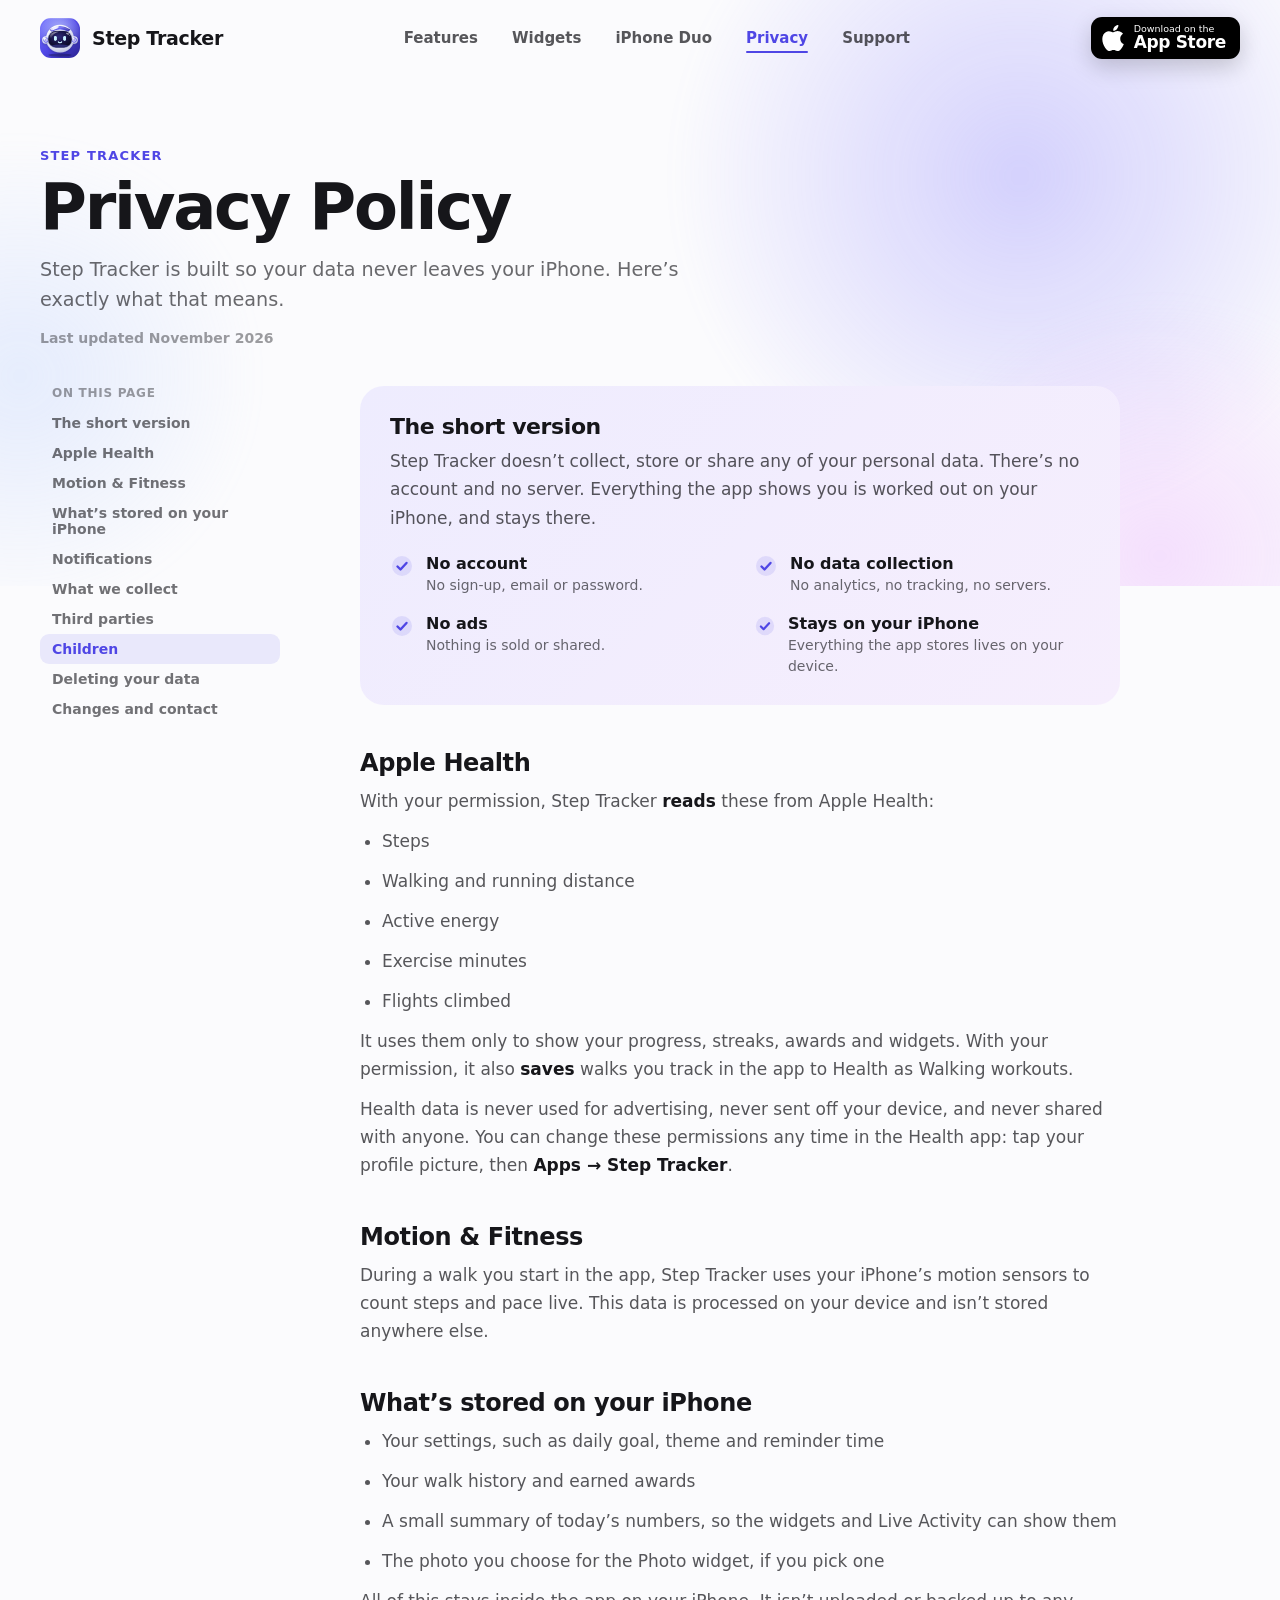
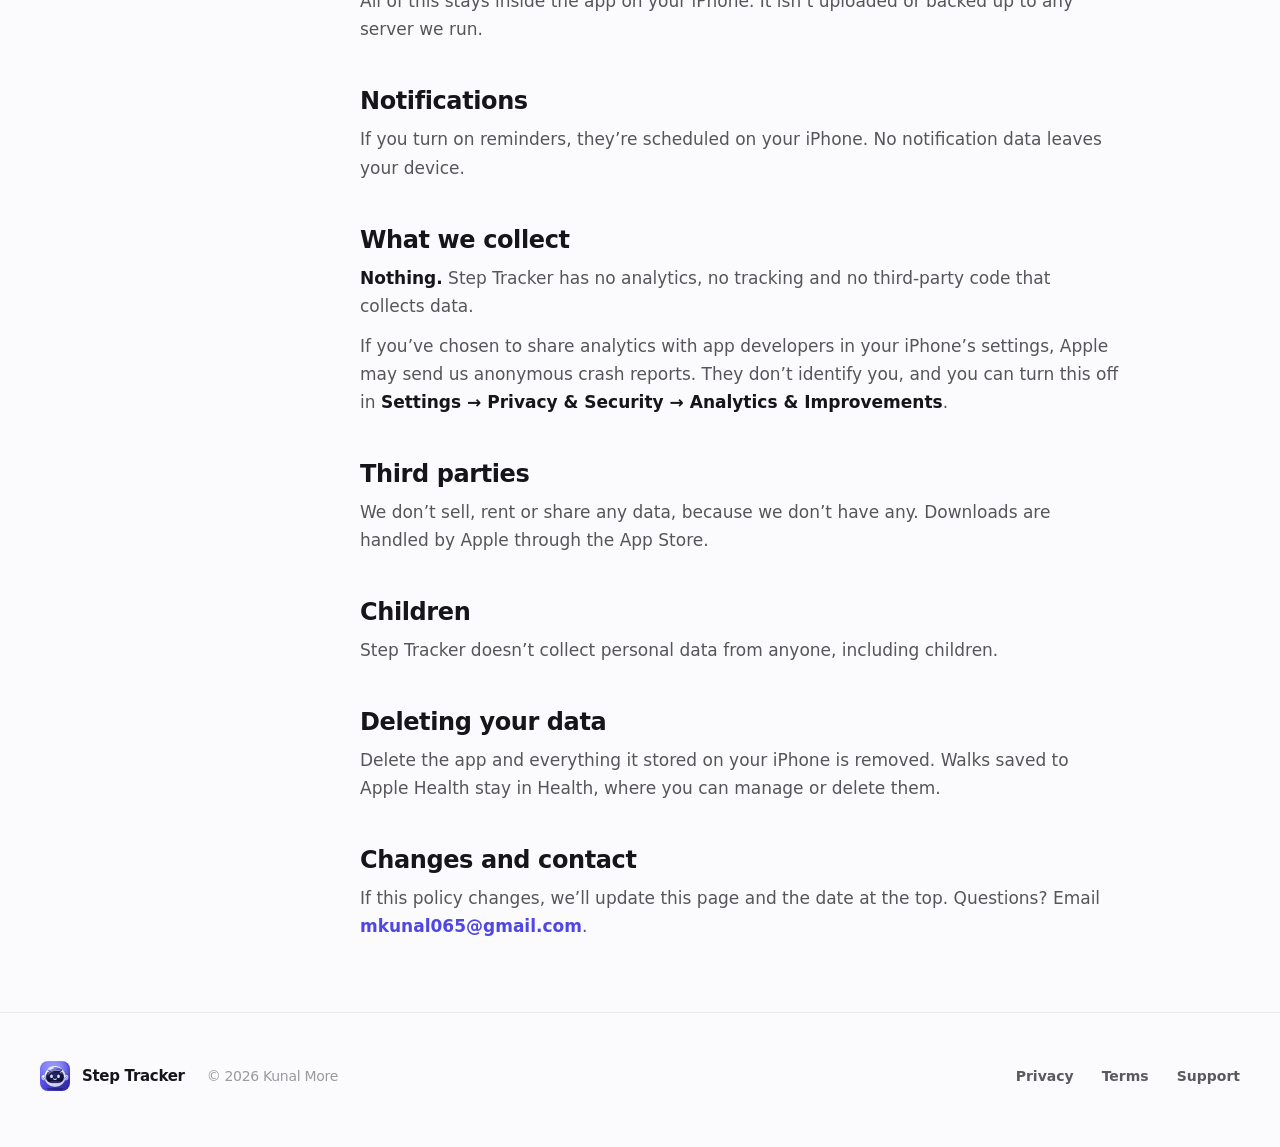
<file: privacy.html>
<!doctype html>
<html lang="en">
<head>
<meta charset="utf-8">
<meta name="viewport" content="width=device-width, initial-scale=1, viewport-fit=cover">
<script>/* Opened inside the Step Tracker app (Settings): hide site chrome. */if(/[?&]app=1/.test(location.search))document.documentElement.classList.add('in-app')</script>
<title>Privacy Policy — Step Tracker</title>
<meta name="description" content="Step Tracker doesn’t collect any personal data. No account, no analytics, no ads. Everything stays on your iPhone.">
<meta name="theme-color" content="#FBFBFD">
<link rel="icon" href="assets/icon.svg" type="image/svg+xml">
<link rel="apple-touch-icon" href="assets/apple-touch-icon.png">
<link rel="canonical" href="https://kunalvmore.github.io/StepTracker/privacy.html">
<meta property="og:type" content="website">
<meta property="og:title" content="Privacy Policy — Step Tracker">
<meta property="og:description" content="Step Tracker doesn’t collect any personal data. No account, no analytics, no ads. Everything stays on your iPhone.">
<meta property="og:image" content="https://kunalvmore.github.io/StepTracker/assets/og.png">
<meta property="og:url" content="https://kunalvmore.github.io/StepTracker/privacy.html">
<meta name="twitter:card" content="summary_large_image">
<meta name="apple-itunes-app" content="app-id=6837991257">
<link rel="stylesheet" href="styles.css">
</head>
<body>
<header class="nav"><div class="wrap nav-in"><a class="brand" href="index.html"><img src="assets/icon.svg" alt="">Step Tracker</a><nav class="links" aria-label="Main"><a href="index.html#features">Features</a><a href="index.html#widgets">Widgets</a><a href="index.html#duo">iPhone Duo</a><a href="privacy.html" aria-current="page">Privacy</a><a href="support.html">Support</a></nav><a class="badge small" href="https://apps.apple.com/app/id6837991257" aria-label="Download on the App Store"><svg width="22" height="26" viewBox="0 0 17 20" fill="#fff"><path d="M14.1 10.6c0-2.6 2.1-3.8 2.2-3.9-1.2-1.8-3.1-2-3.7-2-1.6-.2-3.1.9-3.9.9-.8 0-2-.9-3.4-.9-1.7 0-3.3 1-4.2 2.6-1.8 3.1-.5 7.7 1.3 10.2.9 1.2 1.9 2.6 3.2 2.6 1.3-.1 1.8-.8 3.3-.8 1.6 0 2 .8 3.4.8 1.4 0 2.3-1.3 3.1-2.5 1-1.4 1.4-2.8 1.4-2.9-.1 0-2.7-1-2.7-4.1zM11.6 3c.7-.9 1.2-2 1-3.1-1 0-2.2.7-2.9 1.5-.6.7-1.2 1.9-1 3 1.1.1 2.2-.6 2.9-1.4z"/></svg><span><small>Download on the</small><b>App Store</b></span></a><button class="menu-btn" aria-label="Menu" aria-expanded="false"><span></span><span></span></button></div></header>
<main><section class="page-head"><div class="blobs" aria-hidden="true"><div class="blob b1"></div><div class="blob b2"></div><div class="blob b3"></div></div><div class="wrap"><div class="eyebrow load-in" style="--d:.05s">Step Tracker</div><h1 class="display h1" style="font-size:clamp(40px,5vw,64px);margin-top:12px" data-split>Privacy Policy</h1><p class="lead load-in" style="--d:.4s">Step Tracker is built so your data never leaves your iPhone. Here’s exactly what that means.</p><div class="updated load-in" style="--d:.5s">Last updated November 2026</div></div></section><div class="wrap legal-grid"><aside class="toc"><div class="cap">On this page</div><a href="#summary" class="on">The short version</a><a href="#health">Apple Health</a><a href="#motion">Motion & Fitness</a><a href="#storage">What’s stored on your iPhone</a><a href="#notifications">Notifications</a><a href="#collect">What we collect</a><a href="#third">Third parties</a><a href="#children">Children</a><a href="#delete">Deleting your data</a><a href="#changes">Changes and contact</a></aside><article class="legal"><div class="summary reveal" id="summary"><h2>The short version</h2><p>Step Tracker doesn’t collect, store or share any of your personal data. There’s no account and no server. Everything the app shows you is worked out on your iPhone, and stays there.</p><div class="ticks"><div class="tick"><svg width="24" height="24" viewBox="0 0 24 24" fill="none" aria-hidden="true"><circle cx="12" cy="12" r="10" fill="rgba(79,70,229,.12)"/><path d="M7.5 12.5l3 3 6-6.5" stroke="#4F46E5" stroke-width="2.4" stroke-linecap="round" stroke-linejoin="round"/></svg><div><strong>No account</strong><span>No sign-up, email or password.</span></div></div><div class="tick"><svg width="24" height="24" viewBox="0 0 24 24" fill="none" aria-hidden="true"><circle cx="12" cy="12" r="10" fill="rgba(79,70,229,.12)"/><path d="M7.5 12.5l3 3 6-6.5" stroke="#4F46E5" stroke-width="2.4" stroke-linecap="round" stroke-linejoin="round"/></svg><div><strong>No data collection</strong><span>No analytics, no tracking, no servers.</span></div></div><div class="tick"><svg width="24" height="24" viewBox="0 0 24 24" fill="none" aria-hidden="true"><circle cx="12" cy="12" r="10" fill="rgba(79,70,229,.12)"/><path d="M7.5 12.5l3 3 6-6.5" stroke="#4F46E5" stroke-width="2.4" stroke-linecap="round" stroke-linejoin="round"/></svg><div><strong>No ads</strong><span>Nothing is sold or shared.</span></div></div><div class="tick"><svg width="24" height="24" viewBox="0 0 24 24" fill="none" aria-hidden="true"><circle cx="12" cy="12" r="10" fill="rgba(79,70,229,.12)"/><path d="M7.5 12.5l3 3 6-6.5" stroke="#4F46E5" stroke-width="2.4" stroke-linecap="round" stroke-linejoin="round"/></svg><div><strong>Stays on your iPhone</strong><span>Everything the app stores lives on your device.</span></div></div></div></div><h2 id="health">Apple Health</h2><p>With your permission, Step Tracker <b>reads</b> these from Apple Health:</p><ul><li>Steps</li><li>Walking and running distance</li><li>Active energy</li><li>Exercise minutes</li><li>Flights climbed</li></ul><p>It uses them only to show your progress, streaks, awards and widgets. With your permission, it also <b>saves</b> walks you track in the app to Health as Walking workouts.</p><p>Health data is never used for advertising, never sent off your device, and never shared with anyone. You can change these permissions any time in the Health app: tap your profile picture, then <b>Apps → Step Tracker</b>.</p><h2 id="motion">Motion & Fitness</h2><p>During a walk you start in the app, Step Tracker uses your iPhone’s motion sensors to count steps and pace live. This data is processed on your device and isn’t stored anywhere else.</p><h2 id="storage">What’s stored on your iPhone</h2><ul><li>Your settings, such as daily goal, theme and reminder time</li><li>Your walk history and earned awards</li><li>A small summary of today’s numbers, so the widgets and Live Activity can show them</li><li>The photo you choose for the Photo widget, if you pick one</li></ul><p>All of this stays inside the app on your iPhone. It isn’t uploaded or backed up to any server we run.</p><h2 id="notifications">Notifications</h2><p>If you turn on reminders, they’re scheduled on your iPhone. No notification data leaves your device.</p><h2 id="collect">What we collect</h2><p><b>Nothing.</b> Step Tracker has no analytics, no tracking and no third-party code that collects data.</p><p>If you’ve chosen to share analytics with app developers in your iPhone’s settings, Apple may send us anonymous crash reports. They don’t identify you, and you can turn this off in <b>Settings → Privacy &amp; Security → Analytics &amp; Improvements</b>.</p><h2 id="third">Third parties</h2><p>We don’t sell, rent or share any data, because we don’t have any. Downloads are handled by Apple through the App Store.</p><h2 id="children">Children</h2><p>Step Tracker doesn’t collect personal data from anyone, including children.</p><h2 id="delete">Deleting your data</h2><p>Delete the app and everything it stored on your iPhone is removed. Walks saved to Apple Health stay in Health, where you can manage or delete them.</p><h2 id="changes">Changes and contact</h2><p>If this policy changes, we’ll update this page and the date at the top. Questions? Email <a href="mailto:mkunal065@gmail.com">mkunal065@gmail.com</a>.</p></article></div></main><footer><div class="wrap foot"><div class="brand"><img src="assets/icon.svg" alt="">Step Tracker<span class="copy">© 2026 Kunal More</span></div><nav aria-label="Footer"><a href="privacy.html">Privacy</a><a href="terms.html">Terms</a><a href="support.html">Support</a></nav></div></footer>
<script src="main.js" defer></script>
</body>
</html>
</file>
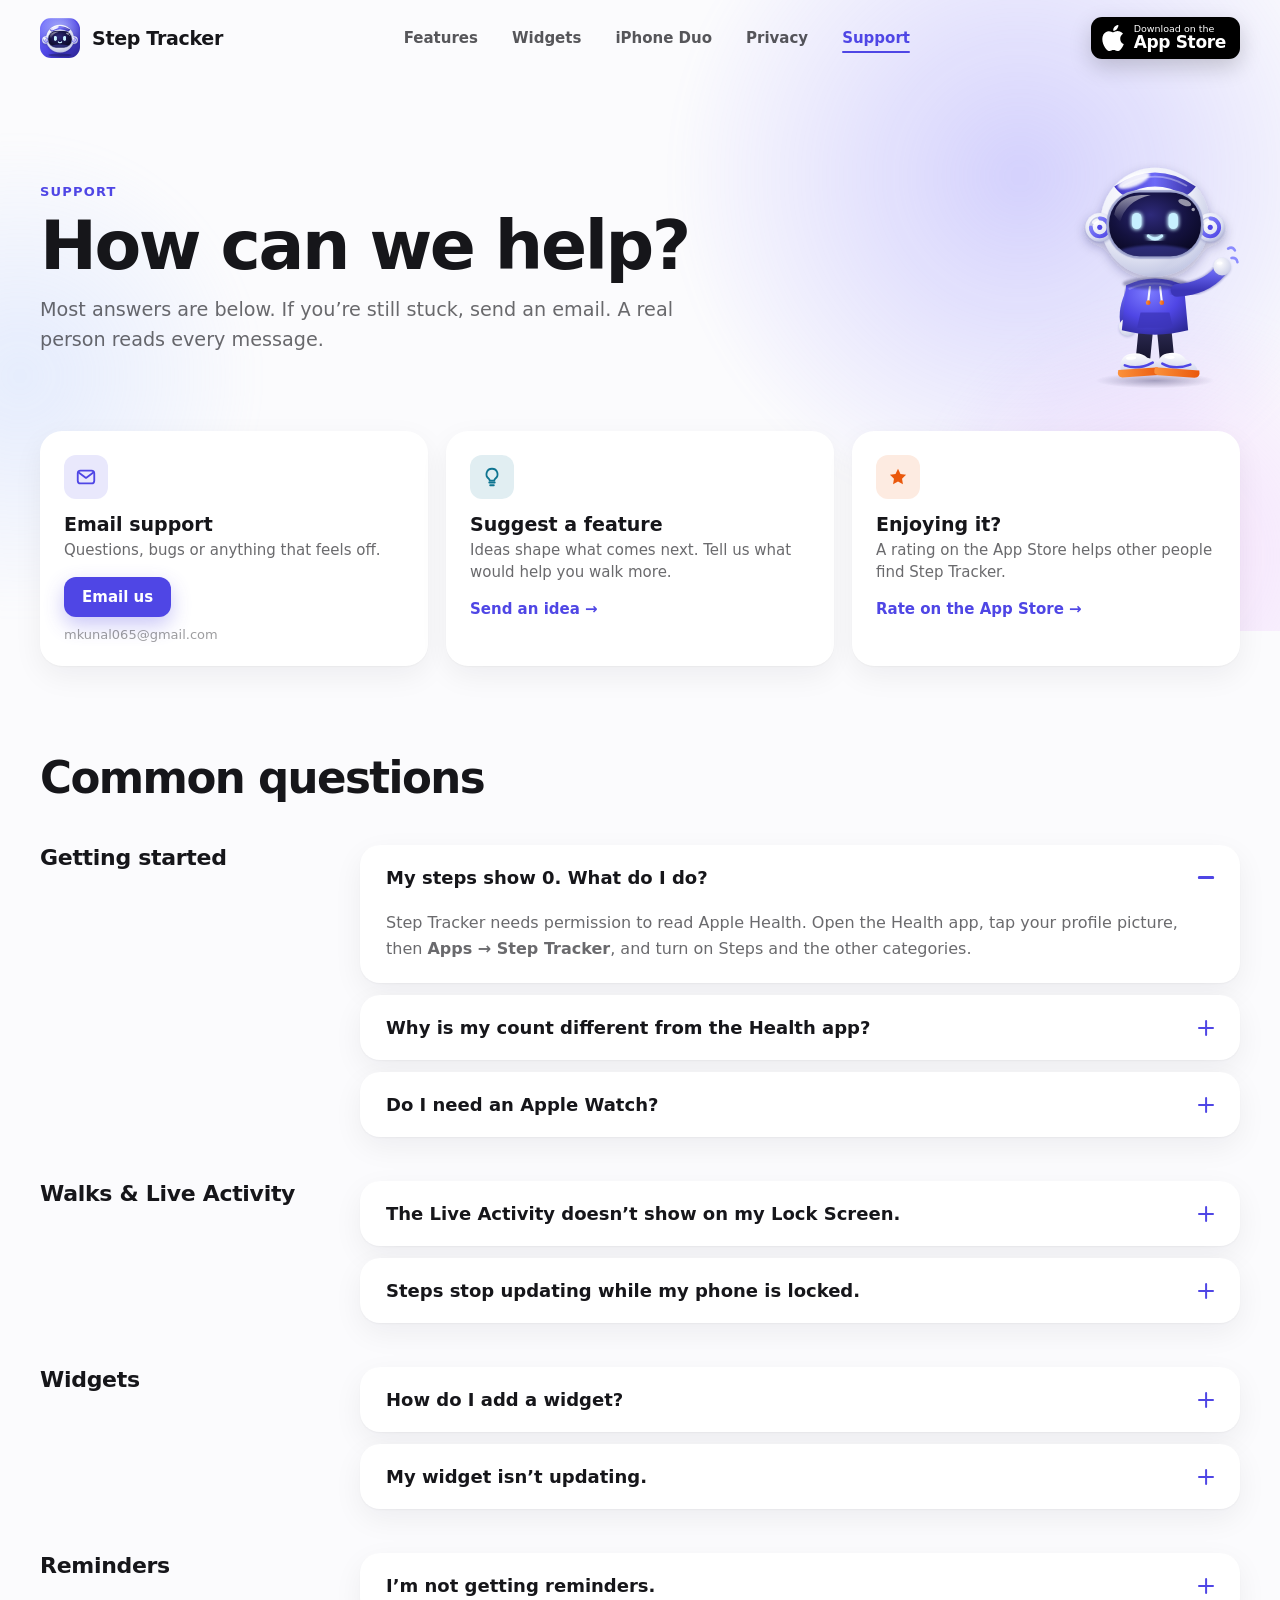
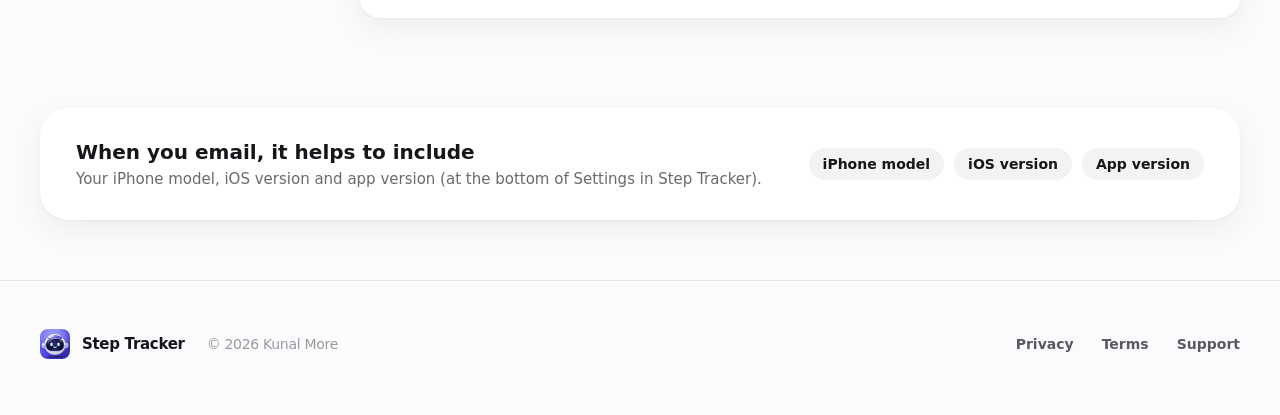
<file: support.html>
<!doctype html>
<html lang="en">
<head>
<meta charset="utf-8">
<meta name="viewport" content="width=device-width, initial-scale=1, viewport-fit=cover">
<script>/* Opened inside the Step Tracker app (Settings): hide site chrome. */if(/[?&]app=1/.test(location.search))document.documentElement.classList.add('in-app')</script>
<title>Support — Step Tracker</title>
<meta name="description" content="Help with Step Tracker: Apple Health permissions, Live Activities, widgets and reminders. Email support from a real person.">
<meta name="theme-color" content="#FBFBFD">
<link rel="icon" href="assets/icon.svg" type="image/svg+xml">
<link rel="apple-touch-icon" href="assets/apple-touch-icon.png">
<link rel="canonical" href="https://kunalvmore.github.io/StepTracker/support.html">
<meta property="og:type" content="website">
<meta property="og:title" content="Support — Step Tracker">
<meta property="og:description" content="Help with Step Tracker: Apple Health permissions, Live Activities, widgets and reminders. Email support from a real person.">
<meta property="og:image" content="https://kunalvmore.github.io/StepTracker/assets/og.png">
<meta property="og:url" content="https://kunalvmore.github.io/StepTracker/support.html">
<meta name="twitter:card" content="summary_large_image">
<meta name="apple-itunes-app" content="app-id=6837991257">
<link rel="stylesheet" href="styles.css">
</head>
<body>
<header class="nav"><div class="wrap nav-in"><a class="brand" href="index.html"><img src="assets/icon.svg" alt="">Step Tracker</a><nav class="links" aria-label="Main"><a href="index.html#features">Features</a><a href="index.html#widgets">Widgets</a><a href="index.html#duo">iPhone Duo</a><a href="privacy.html">Privacy</a><a href="support.html" aria-current="page">Support</a></nav><a class="badge small" href="https://apps.apple.com/app/id6837991257" aria-label="Download on the App Store"><svg width="22" height="26" viewBox="0 0 17 20" fill="#fff"><path d="M14.1 10.6c0-2.6 2.1-3.8 2.2-3.9-1.2-1.8-3.1-2-3.7-2-1.6-.2-3.1.9-3.9.9-.8 0-2-.9-3.4-.9-1.7 0-3.3 1-4.2 2.6-1.8 3.1-.5 7.7 1.3 10.2.9 1.2 1.9 2.6 3.2 2.6 1.3-.1 1.8-.8 3.3-.8 1.6 0 2 .8 3.4.8 1.4 0 2.3-1.3 3.1-2.5 1-1.4 1.4-2.8 1.4-2.9-.1 0-2.7-1-2.7-4.1zM11.6 3c.7-.9 1.2-2 1-3.1-1 0-2.2.7-2.9 1.5-.6.7-1.2 1.9-1 3 1.1.1 2.2-.6 2.9-1.4z"/></svg><span><small>Download on the</small><b>App Store</b></span></a><button class="menu-btn" aria-label="Menu" aria-expanded="false"><span></span><span></span></button></div></header>
<main><section class="page-head"><div class="blobs" aria-hidden="true"><div class="blob b1"></div><div class="blob b2"></div><div class="blob b3"></div></div><div class="wrap" style="display:flex;justify-content:space-between;align-items:center;gap:30px">
  <div><div class="eyebrow load-in" style="--d:.05s">Support</div><h1 class="display h1" style="font-size:clamp(40px,5.4vw,68px);margin-top:12px" data-split>How can we help?</h1>
  <p class="lead load-in" style="--d:.4s">Most answers are below. If you’re still stuck, send an email. A real person reads every message.</p></div>
  <img class="load-in hide-sm" style="--d:.5s;width:170px;height:auto;flex-shrink:0" src="assets/pace-hello.svg" width="170" height="242" alt=""></div></section>
<div class="wrap help-cards stagger">
  <div class="help"><div class="ic" style="background:rgba(79,70,229,.12)"><svg width="22" height="22" viewBox="0 0 24 24" fill="none" stroke="#4F46E5" stroke-width="2" stroke-linecap="round" stroke-linejoin="round"><rect x="3" y="5" width="18" height="14" rx="3"/><path d="M4 7l8 6 8-6"/></svg></div><h3>Email support</h3><p>Questions, bugs or anything that feels off.</p>
    <a class="btn" href="mailto:mkunal065@gmail.com?subject=Step%20Tracker%20support">Email us</a><small>mkunal065@gmail.com</small></div>
  <div class="help"><div class="ic" style="background:rgba(14,116,144,.12)"><svg width="22" height="22" viewBox="0 0 24 24" fill="none" stroke="#0E7490" stroke-width="2" stroke-linecap="round" stroke-linejoin="round"><path d="M9 18h6M10 21h4"/><path d="M12 3a6 6 0 00-3.5 10.9c.6.5 1 1.2 1 2V16h5v-.1c0-.8.4-1.5 1-2A6 6 0 0012 3z"/></svg></div><h3>Suggest a feature</h3><p>Ideas shape what comes next. Tell us what would help you walk more.</p>
    <a class="act" href="mailto:mkunal065@gmail.com?subject=Step%20Tracker%20idea">Send an idea →</a></div>
  <div class="help hide-in-app"><div class="ic" style="background:rgba(234,88,12,.12)"><svg width="22" height="22" viewBox="0 0 24 24" fill="#EA580C"><path d="M12 3l2.7 5.6 6.1.9-4.4 4.3 1 6.1L12 17l-5.4 2.9 1-6.1-4.4-4.3 6.1-.9z"/></svg></div><h3>Enjoying it?</h3><p>A rating on the App Store helps other people find Step Tracker.</p>
    <a class="act" href="https://apps.apple.com/app/id6837991257">Rate on the App Store →</a></div>
</div>
<section class="wrap" style="margin-top:90px"><h2 class="display h3 reveal">Common questions</h2><div class="group reveal"><h3>Getting started</h3><div class="faq-list"><details open><summary>My steps show 0. What do I do?<span class="pm"></span></summary><div class="answer"><p>Step Tracker needs permission to read Apple Health. Open the Health app, tap your profile picture, then <b>Apps → Step Tracker</b>, and turn on Steps and the other categories.</p></div></details><details><summary>Why is my count different from the Health app?<span class="pm"></span></summary><div class="answer"><p>Both read the same data, but Health can merge iPhone and Apple Watch steps a moment later. Pull down on Today to refresh.</p></div></details><details><summary>Do I need an Apple Watch?<span class="pm"></span></summary><div class="answer"><p>No. Your iPhone counts steps on its own. Apple Watch steps come in through Health too.</p></div></details></div></div><div class="group reveal"><h3>Walks & Live Activity</h3><div class="faq-list"><details><summary>The Live Activity doesn’t show on my Lock Screen.<span class="pm"></span></summary><div class="answer"><p>Go to <b>Settings → Step Tracker</b> and turn on Live Activities. Then start a walk from the Walk tab.</p></div></details><details><summary>Steps stop updating while my phone is locked.<span class="pm"></span></summary><div class="answer"><p>iOS updates Live Activities in short bursts to save battery. The timer stays live, and steps catch up within a few minutes or when you unlock.</p></div></details></div></div><div class="group reveal"><h3>Widgets</h3><div class="faq-list"><details><summary>How do I add a widget?<span class="pm"></span></summary><div class="answer"><p>Touch and hold your Home Screen, tap <b>Edit → Add Widget</b>, and search for Step Tracker. On the Lock Screen, touch and hold, tap <b>Customize</b>, then the widget area.</p></div></details><details><summary>My widget isn’t updating.<span class="pm"></span></summary><div class="answer"><p>Open Step Tracker once so it can save today’s numbers. After that, iOS refreshes widgets through the day.</p></div></details></div></div><div class="group reveal"><h3>Reminders</h3><div class="faq-list"><details><summary>I’m not getting reminders.<span class="pm"></span></summary><div class="answer"><p>Check <b>Settings → Notifications → Step Tracker</b>. Reminders also skip days you’ve already hit your goal.</p></div></details></div></div>
  <div class="include reveal"><div><h3>When you email, it helps to include</h3><p>Your iPhone model, iOS version and app version (at the bottom of Settings in Step Tracker).</p></div>
  <div class="pills"><span>iPhone model</span><span>iOS version</span><span>App version</span></div></div>
</section></main>
<footer><div class="wrap foot"><div class="brand"><img src="assets/icon.svg" alt="">Step Tracker<span class="copy">© 2026 Kunal More</span></div><nav aria-label="Footer"><a href="privacy.html">Privacy</a><a href="terms.html">Terms</a><a href="support.html">Support</a></nav></div></footer>
<script src="main.js" defer></script>
</body>
</html>
</file>
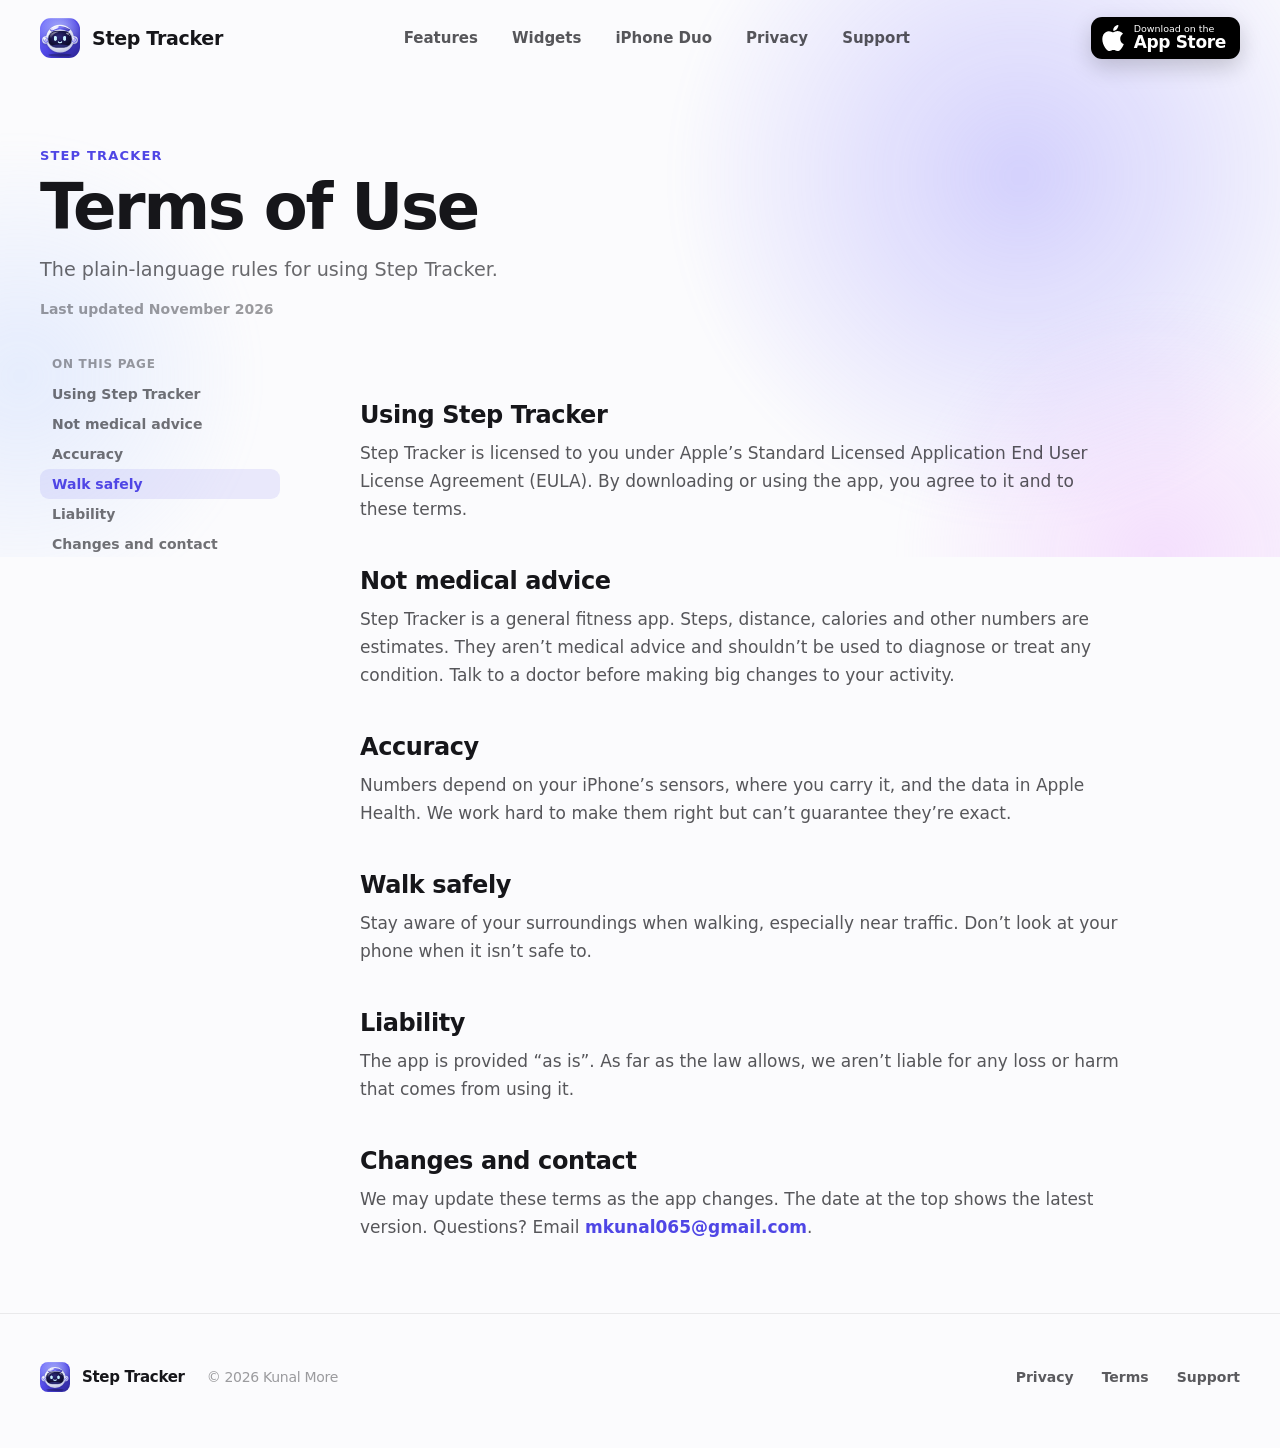
<file: terms.html>
<!doctype html>
<html lang="en">
<head>
<meta charset="utf-8">
<meta name="viewport" content="width=device-width, initial-scale=1, viewport-fit=cover">
<script>/* Opened inside the Step Tracker app (Settings): hide site chrome. */if(/[?&]app=1/.test(location.search))document.documentElement.classList.add('in-app')</script>
<title>Terms of Use — Step Tracker</title>
<meta name="description" content="The plain-language terms for using Step Tracker.">
<meta name="theme-color" content="#FBFBFD">
<link rel="icon" href="assets/icon.svg" type="image/svg+xml">
<link rel="apple-touch-icon" href="assets/apple-touch-icon.png">
<link rel="canonical" href="https://kunalvmore.github.io/StepTracker/terms.html">
<meta property="og:type" content="website">
<meta property="og:title" content="Terms of Use — Step Tracker">
<meta property="og:description" content="The plain-language terms for using Step Tracker.">
<meta property="og:image" content="https://kunalvmore.github.io/StepTracker/assets/og.png">
<meta property="og:url" content="https://kunalvmore.github.io/StepTracker/terms.html">
<meta name="twitter:card" content="summary_large_image">
<meta name="apple-itunes-app" content="app-id=6837991257">
<link rel="stylesheet" href="styles.css">
</head>
<body>
<header class="nav"><div class="wrap nav-in"><a class="brand" href="index.html"><img src="assets/icon.svg" alt="">Step Tracker</a><nav class="links" aria-label="Main"><a href="index.html#features">Features</a><a href="index.html#widgets">Widgets</a><a href="index.html#duo">iPhone Duo</a><a href="privacy.html">Privacy</a><a href="support.html">Support</a></nav><a class="badge small" href="https://apps.apple.com/app/id6837991257" aria-label="Download on the App Store"><svg width="22" height="26" viewBox="0 0 17 20" fill="#fff"><path d="M14.1 10.6c0-2.6 2.1-3.8 2.2-3.9-1.2-1.8-3.1-2-3.7-2-1.6-.2-3.1.9-3.9.9-.8 0-2-.9-3.4-.9-1.7 0-3.3 1-4.2 2.6-1.8 3.1-.5 7.7 1.3 10.2.9 1.2 1.9 2.6 3.2 2.6 1.3-.1 1.8-.8 3.3-.8 1.6 0 2 .8 3.4.8 1.4 0 2.3-1.3 3.1-2.5 1-1.4 1.4-2.8 1.4-2.9-.1 0-2.7-1-2.7-4.1zM11.6 3c.7-.9 1.2-2 1-3.1-1 0-2.2.7-2.9 1.5-.6.7-1.2 1.9-1 3 1.1.1 2.2-.6 2.9-1.4z"/></svg><span><small>Download on the</small><b>App Store</b></span></a><button class="menu-btn" aria-label="Menu" aria-expanded="false"><span></span><span></span></button></div></header>
<main><section class="page-head"><div class="blobs" aria-hidden="true"><div class="blob b1"></div><div class="blob b2"></div><div class="blob b3"></div></div><div class="wrap"><div class="eyebrow load-in" style="--d:.05s">Step Tracker</div><h1 class="display h1" style="font-size:clamp(40px,5vw,64px);margin-top:12px" data-split>Terms of Use</h1><p class="lead load-in" style="--d:.4s">The plain-language rules for using Step Tracker.</p><div class="updated load-in" style="--d:.5s">Last updated November 2026</div></div></section><div class="wrap legal-grid"><aside class="toc"><div class="cap">On this page</div><a href="#licence" class="on">Using Step Tracker</a><a href="#medical">Not medical advice</a><a href="#accuracy">Accuracy</a><a href="#safety">Walk safely</a><a href="#liability">Liability</a><a href="#changes">Changes and contact</a></aside><article class="legal"><h2 id="licence">Using Step Tracker</h2><p>Step Tracker is licensed to you under Apple’s Standard Licensed Application End User License Agreement (EULA). By downloading or using the app, you agree to it and to these terms.</p><h2 id="medical">Not medical advice</h2><p>Step Tracker is a general fitness app. Steps, distance, calories and other numbers are estimates. They aren’t medical advice and shouldn’t be used to diagnose or treat any condition. Talk to a doctor before making big changes to your activity.</p><h2 id="accuracy">Accuracy</h2><p>Numbers depend on your iPhone’s sensors, where you carry it, and the data in Apple Health. We work hard to make them right but can’t guarantee they’re exact.</p><h2 id="safety">Walk safely</h2><p>Stay aware of your surroundings when walking, especially near traffic. Don’t look at your phone when it isn’t safe to.</p><h2 id="liability">Liability</h2><p>The app is provided “as is”. As far as the law allows, we aren’t liable for any loss or harm that comes from using it.</p><h2 id="changes">Changes and contact</h2><p>We may update these terms as the app changes. The date at the top shows the latest version. Questions? Email <a href="mailto:mkunal065@gmail.com">mkunal065@gmail.com</a>.</p></article></div></main><footer><div class="wrap foot"><div class="brand"><img src="assets/icon.svg" alt="">Step Tracker<span class="copy">© 2026 Kunal More</span></div><nav aria-label="Footer"><a href="privacy.html">Privacy</a><a href="terms.html">Terms</a><a href="support.html">Support</a></nav></div></footer>
<script src="main.js" defer></script>
</body>
</html>
</file>
<file: styles.css>
/* Step Tracker website — styles.
   Plain CSS, no build step. Animations respect "Reduce Motion" (see the bottom of the file). */

:root {
  --accent: #4F46E5;
  --accent-deep: #3730A3;
  --ink: #16161A;
  --sec: rgba(22, 22, 26, .64);
  --ter: rgba(22, 22, 26, .42);
  --bg: #FBFBFD;
  --card: #fff;
  --soft: linear-gradient(135deg, #EEECFE, #F6EEFD);
  --radius: 28px;
  --max: 1200px;
  --ease: cubic-bezier(.2, .7, .2, 1);
  --spring: cubic-bezier(.34, 1.56, .64, 1);
  --shadow: 0 1px 2px rgba(20, 20, 30, .04), 0 10px 30px rgba(20, 20, 30, .06);
}

* { box-sizing: border-box; }
html { scroll-behavior: smooth; -webkit-text-size-adjust: 100%; }
body {
  margin: 0;
  background: var(--bg);
  color: var(--ink);
  font-family: -apple-system, BlinkMacSystemFont, "SF Pro Display", "SF Pro Text", "Inter", system-ui, sans-serif;
  -webkit-font-smoothing: antialiased;
  overflow-x: hidden;
}
img, svg { display: block; max-width: 100%; }
img { height: auto; }
a { color: inherit; text-decoration: none; }
.wrap { width: min(var(--max), 100% - 48px); margin-inline: auto; }

/* ---------- type ---------- */
.eyebrow { font-size: 13px; font-weight: 700; letter-spacing: .09em; text-transform: uppercase; color: var(--accent); }
.display { font-weight: 800; letter-spacing: -.035em; line-height: 1.03; margin: 0; }
.h1 { font-size: clamp(44px, 5.4vw, 78px); }
.h2 { font-size: clamp(34px, 4.2vw, 56px); }
.h3 { font-size: clamp(30px, 3.4vw, 48px); }
.lead { font-size: clamp(17px, 1.5vw, 21px); line-height: 1.55; color: var(--sec); margin: 0; }
.gradient-text {
  background: linear-gradient(100deg, var(--ink) 0%, var(--ink) 40%, var(--accent) 50%, var(--ink) 60%, var(--ink) 100%);
  background-size: 250% 100%;
  -webkit-background-clip: text; background-clip: text; color: transparent;
  animation: sheen 6s var(--ease) 1.6s infinite;
}
@keyframes sheen { 0% { background-position: 100% 0; } 35%, 100% { background-position: 0 0; } }

/* numbers inside the device mockups */
.big { font-weight: 800; letter-spacing: -1px; }
.cap { font-size: 12px; font-weight: 600; color: var(--ter); letter-spacing: .3px; text-transform: uppercase; }
.lbl { font-size: 13px; font-weight: 600; color: var(--sec); }

/* ---------- nav ---------- */
.nav { position: sticky; top: 0; z-index: 50; transition: background .4s var(--ease), box-shadow .4s var(--ease), backdrop-filter .4s; }
.nav.scrolled { background: rgba(251, 251, 253, .72); backdrop-filter: saturate(180%) blur(20px); -webkit-backdrop-filter: saturate(180%) blur(20px); box-shadow: 0 .5px 0 rgba(0, 0, 0, .08); }
.nav-in { display: flex; align-items: center; justify-content: space-between; height: 76px; }
.brand { display: flex; align-items: center; gap: 12px; font-size: 19px; font-weight: 800; letter-spacing: -.3px; }
.brand img { width: 40px; height: 40px; border-radius: 11px; }
.links { display: flex; gap: 34px; }
.links a { font-size: 15px; font-weight: 600; color: rgba(22, 22, 26, .72); position: relative; transition: color .2s; }
.links a::after { content: ""; position: absolute; left: 0; right: 0; bottom: -6px; height: 2px; border-radius: 2px; background: var(--accent); transform: scaleX(0); transition: transform .35s var(--ease); }
.links a:hover, .links a[aria-current="page"] { color: var(--accent); }
.links a:hover::after, .links a[aria-current="page"]::after { transform: scaleX(1); }
.menu-btn { display: none; background: none; border: 0; padding: 10px; cursor: pointer; }
.menu-btn span { display: block; width: 22px; height: 2.5px; border-radius: 2px; background: var(--ink); margin: 4px 0; transition: transform .35s var(--ease), opacity .2s; }
.menu-open .menu-btn span:first-child { transform: translateY(3.25px) rotate(45deg); }
.menu-open .menu-btn span:last-child { transform: translateY(-3.25px) rotate(-45deg); }

/* ---------- App Store badge ---------- */
.badge {
  position: relative; overflow: hidden;
  display: inline-flex; align-items: center; gap: 10px;
  background: #000; color: #fff; border-radius: 13px; padding: 10px 20px 10px 15px;
  transition: transform .35s var(--spring), box-shadow .35s var(--ease);
  box-shadow: 0 8px 22px rgba(0, 0, 0, .18);
}
.badge small { display: block; font-size: 11px; font-weight: 500; line-height: 1.1; }
.badge b { display: block; font-size: 21px; font-weight: 600; letter-spacing: -.02em; line-height: 1.05; }
.badge::after { content: ""; position: absolute; inset: 0; background: linear-gradient(105deg, transparent 35%, rgba(255, 255, 255, .28) 50%, transparent 65%); transform: translateX(-120%); transition: transform .8s var(--ease); }
.badge:hover { transform: translateY(-2px) scale(1.03); box-shadow: 0 14px 30px rgba(0, 0, 0, .25); }
.badge:hover::after { transform: translateX(120%); }
.badge.small { padding: 7px 14px 7px 11px; border-radius: 11px; }
.badge.small b { font-size: 17px; }
.badge.small small { font-size: 9.5px; }
.ghost { font-size: 16px; font-weight: 700; color: var(--accent); display: inline-flex; align-items: center; gap: 6px; }
.ghost i { font-style: normal; display: inline-block; transition: transform .3s var(--ease); }
.ghost:hover i { transform: translateY(3px); }

.checks { display: flex; flex-wrap: wrap; gap: 12px 22px; }
.check { display: inline-flex; align-items: center; gap: 8px; font-size: 15px; font-weight: 600; color: rgba(22, 22, 26, .72); }
.check svg { flex-shrink: 0; }

/* ---------- background blobs ---------- */
.blobs { position: absolute; inset: -160px 0 -200px; overflow: hidden; pointer-events: none; z-index: 0; }
.blob { position: absolute; border-radius: 50%; filter: blur(10px); }
.blob.b1 { width: 760px; height: 760px; right: -120px; top: -120px; background: radial-gradient(circle, rgba(129, 120, 255, .32), transparent 65%); animation: drift1 22s ease-in-out infinite; }
.blob.b2 { width: 560px; height: 560px; right: -160px; top: 360px; background: radial-gradient(circle, rgba(232, 170, 255, .34), transparent 65%); animation: drift2 26s ease-in-out infinite; }
.blob.b3 { width: 520px; height: 520px; left: -240px; top: 200px; background: radial-gradient(circle, rgba(160, 190, 255, .24), transparent 65%); animation: drift3 30s ease-in-out infinite; }
@keyframes drift1 { 50% { transform: translate(-60px, 40px) scale(1.08); } }
@keyframes drift2 { 50% { transform: translate(-40px, -50px) scale(1.06); } }
@keyframes drift3 { 50% { transform: translate(50px, 30px) scale(1.1); } }

/* ---------- hero ---------- */
.hero { position: relative; padding: 70px 0 60px; }
.hero-grid { position: relative; z-index: 1; display: grid; grid-template-columns: 1.25fr .75fr; align-items: center; gap: 40px; }
.hero h1 { margin-top: 18px; }
.hero h1 .w { display: inline-block; opacity: 0; transform: translateY(.45em) rotate(2deg); filter: blur(8px); animation: wordIn 1s var(--ease) forwards; animation-delay: calc(.15s + var(--i) * .07s); }
@keyframes wordIn { to { opacity: 1; transform: none; filter: none; } }
.hero .lead { margin-top: 24px; max-width: 540px; }
.hero .cta { display: flex; align-items: center; gap: 34px; margin-top: 34px; }
.hero .checks { margin-top: 30px; }
.load-in { opacity: 0; transform: translateY(18px); animation: loadIn 1s var(--ease) forwards; animation-delay: var(--d, .6s); }
@keyframes loadIn { to { opacity: 1; transform: none; } }

.stage { position: relative; height: 700px; perspective: 1400px; }
.stage .tilt { position: absolute; left: 50%; top: 0; width: 320px; margin-left: -160px; transform-style: preserve-3d; will-change: transform; }
.phone { position: relative; border-radius: 54px; background: #0d0d10; padding: 11px; box-shadow: inset 0 0 0 1.5px #2b2b33, 0 50px 90px rgba(40, 30, 120, .25), 0 12px 28px rgba(20, 20, 40, .12); }
.phone img { width: 100%; border-radius: 44px; }
.phone .island { position: absolute; left: 50%; top: 22px; transform: translateX(-50%); width: 31%; height: 30px; border-radius: 20px; background: #000; z-index: 2; }
.phone .time { position: absolute; left: 13%; top: 27px; font-size: 14px; font-weight: 700; z-index: 2; color: var(--ink); }
.phone.dark .time { color: #fff; }
.hero-phone { opacity: 0; transform: translateY(60px) scale(.94); animation: phoneIn 1.4s var(--ease) .35s forwards; }
@keyframes phoneIn { to { opacity: 1; transform: none; } }

.floaty { position: absolute; z-index: 3; opacity: 0; animation: popIn .9s var(--spring) forwards, bob 6s ease-in-out infinite; animation-delay: var(--d), calc(var(--d) + 1s); }
@keyframes popIn { from { opacity: 0; transform: translateY(20px) scale(.85); } to { opacity: 1; transform: none; } }
@keyframes bob { 0%, 100% { translate: 0 0; } 50% { translate: 0 -10px; } }
.glass { background: rgba(255, 255, 255, .74); backdrop-filter: blur(20px) saturate(160%); -webkit-backdrop-filter: blur(20px) saturate(160%); box-shadow: 0 0 0 .5px rgba(0, 0, 0, .06), 0 14px 34px rgba(20, 20, 40, .14); border-radius: 20px; padding: 12px 16px; }
.chip-row { display: flex; align-items: center; gap: 10px; white-space: nowrap; }
.chip-row strong { display: block; font-size: 19px; font-weight: 800; }
.chip-row span { display: block; font-size: 13px; font-weight: 600; color: var(--sec); }
.medal { border-radius: 50%; background: radial-gradient(circle at 35% 30%, var(--c1), var(--c2)); box-shadow: inset 0 -4px 8px rgba(0, 0, 0, .18), 0 6px 14px rgba(0, 0, 0, .18); display: flex; align-items: center; justify-content: center; }
.medal::after { content: ""; width: 62%; height: 62%; border-radius: 50%; border: 2px solid rgba(255, 255, 255, .55); }
.medal.shine { position: relative; overflow: hidden; }
.medal.shine::before { content: ""; position: absolute; inset: -20%; background: linear-gradient(120deg, transparent 40%, rgba(255, 255, 255, .7) 50%, transparent 60%); transform: translateX(-100%); animation: medalShine 4s var(--ease) 2.5s infinite; }
@keyframes medalShine { 0% { transform: translateX(-100%); } 30%, 100% { transform: translateX(100%); } }

/* Live Activity */
.la { width: 330px; border-radius: 26px; padding: 14px 16px; background: rgba(28, 28, 34, .8); backdrop-filter: blur(20px); -webkit-backdrop-filter: blur(20px); color: #fff; box-shadow: 0 22px 44px rgba(20, 20, 40, .28); }
.la-top { display: flex; align-items: center; gap: 12px; }
.la-icon { width: 40px; height: 40px; border-radius: 11px; overflow: hidden; flex-shrink: 0; }
.la-label { font-size: 13px; font-weight: 600; opacity: .65; }
.la-steps { font-size: 22px; font-weight: 800; letter-spacing: -.5px; font-variant-numeric: tabular-nums; }
.la-steps small { font-size: 14px; font-weight: 600; opacity: .7; }
.la-time { margin-left: auto; text-align: right; font-size: 22px; font-weight: 800; font-variant-numeric: tabular-nums; }
.la-time small { display: block; font-size: 12px; font-weight: 600; opacity: .6; }
.la-track { height: 6px; border-radius: 3px; background: rgba(255, 255, 255, .18); margin-top: 12px; overflow: hidden; }
.la-bar { height: 100%; width: 46%; border-radius: 3px; background: linear-gradient(90deg, #8B85FF, #C4C0FF); transition: width 1s var(--ease); }
.pulse-dot { width: 7px; height: 7px; border-radius: 50%; background: #8B85FF; display: inline-block; margin-right: 6px; animation: pulse 1.6s ease-in-out infinite; vertical-align: 1px; }
@keyframes pulse { 50% { opacity: .3; transform: scale(.7); } }

/* ---------- privacy band ---------- */
.band { background: var(--soft); border-radius: 32px; padding: 44px 52px; display: grid; grid-template-columns: 1.1fr 1fr 1fr 1fr; gap: 36px; margin-top: 30px; }
.band h2 { font-size: 36px; }
.band h3 { margin: 0; font-size: 18px; font-weight: 800; }
.band p { margin: 6px 0 0; font-size: 16px; line-height: 1.5; color: var(--sec); }

/* ---------- sections ---------- */
section { position: relative; }
.center { text-align: center; }
.section-head { margin-top: 140px; }
.section-head .h2 { margin-top: 14px; }
.feature { display: grid; grid-template-columns: 1fr 1fr; align-items: center; gap: 60px; margin-top: 100px; }
.feature.flip .visual { order: 2; }
.feature .h3 { margin-top: 12px; }
.feature .lead { margin-top: 18px; font-size: 19px; }
.feature .checks { flex-direction: column; margin-top: 26px; }
.visual { position: relative; height: 700px; display: flex; align-items: center; justify-content: center; }
.visual::before { content: ""; position: absolute; inset: 40px 20px; border-radius: 48px; background: linear-gradient(160deg, #EEECFE, #F7EFFD); transform: scale(var(--bg-scale, .92)); transition: transform 1.4s var(--ease); }
.visual.in::before { --bg-scale: 1; }
.visual .phone { width: 300px; }
.visual .parallax { position: relative; will-change: transform; }
.visual .floaty { animation-play-state: paused; }
.visual.in .floaty { animation-play-state: running; }

/* scroll reveal */
.reveal { opacity: 0; transform: translateY(32px); filter: blur(6px); transition: opacity 1s var(--ease), transform 1.1s var(--ease), filter 1s var(--ease); transition-delay: var(--d, 0s); }
.reveal.in { opacity: 1; transform: none; filter: none; }
.reveal.scale { transform: translateY(40px) scale(.94); }
.reveal.scale.in { transform: none; }
.stagger > * { opacity: 0; transform: translateY(18px); transition: opacity .8s var(--ease), transform .8s var(--ease); }
.stagger.in > * { opacity: 1; transform: none; }
.stagger.in > *:nth-child(2) { transition-delay: .08s; }
.stagger.in > *:nth-child(3) { transition-delay: .16s; }
.stagger.in > *:nth-child(4) { transition-delay: .24s; }
.stagger.in > *:nth-child(5) { transition-delay: .32s; }
.stagger.in > *:nth-child(6) { transition-delay: .40s; }

/* ---------- widgets (dark) ---------- */
.dark-band { margin-top: 140px; background: #0E0D1A; color: #fff; padding: 110px 0 120px; overflow: hidden; position: relative; }
.dark-band .glow { position: absolute; left: 50%; top: -220px; width: 900px; height: 620px; margin-left: -450px; border-radius: 50%; background: radial-gradient(circle, rgba(129, 120, 255, .38), transparent 65%); animation: glowPulse 8s ease-in-out infinite; }
@keyframes glowPulse { 50% { opacity: .65; transform: scale(1.08); } }
.widgets-grid { position: relative; display: grid; grid-template-columns: .9fr 1.1fr; gap: 50px; align-items: center; }
.dark-band .eyebrow { color: #A5A0FF; }
.dark-band .lead { color: rgba(255, 255, 255, .7); margin-top: 18px; }
.tags { display: flex; flex-wrap: wrap; gap: 10px; margin-top: 26px; }
.tags span { font-size: 14px; font-weight: 700; padding: 8px 14px; border-radius: 999px; background: rgba(255, 255, 255, .1); color: rgba(255, 255, 255, .85); transition: background .25s, transform .3s var(--spring); }
.tags span:hover { background: rgba(165, 160, 255, .25); transform: translateY(-2px); }
.devices { display: flex; gap: 36px; justify-content: flex-end; align-items: flex-start; }
.devices > :last-child { margin-top: 60px; }
.wpop { opacity: 0; transform: scale(.82) translateY(14px); transition: opacity .6s var(--ease), transform .8s var(--spring); }
.in .wpop { opacity: 1; transform: none; }
.gbar { transform: scaleY(0); transform-origin: bottom; transition: transform 1s var(--spring); }
.in .gbar { transform: scaleY(1); }

/* ---------- iPhone Duo ---------- */
.duo-frame { position: relative; border-radius: 34px; background: #0d0d10; padding: 10px; box-shadow: 0 40px 80px rgba(40, 30, 120, .22); }
.duo-frame img { width: 380px; border-radius: 26px; }
.duo-hinge { transform: perspective(1400px) rotateX(var(--fold, 0deg)); transform-origin: center bottom; transition: transform 1.6s var(--ease); }

/* ---------- FAQ ---------- */
.faq-grid { display: grid; grid-template-columns: 360px 1fr; gap: 80px; margin-top: 140px; }
.faq-list { display: flex; flex-direction: column; gap: 12px; }
details { background: var(--card); border-radius: 20px; box-shadow: var(--shadow); overflow: hidden; transition: box-shadow .3s; }
details:hover { box-shadow: 0 1px 2px rgba(20, 20, 30, .04), 0 16px 36px rgba(20, 20, 30, .09); }
summary { list-style: none; cursor: pointer; padding: 22px 26px; font-size: 18px; font-weight: 700; display: flex; justify-content: space-between; align-items: center; gap: 16px; }
summary::-webkit-details-marker { display: none; }
summary .pm { position: relative; width: 16px; height: 16px; flex-shrink: 0; }
summary .pm::before, summary .pm::after { content: ""; position: absolute; left: 0; top: 7px; width: 16px; height: 2.2px; border-radius: 2px; background: var(--accent); transition: transform .4s var(--ease); }
summary .pm::after { transform: rotate(90deg); }
details[open] summary .pm::after { transform: rotate(0deg); }
details .answer { padding: 0 26px 22px; font-size: 16px; line-height: 1.6; color: var(--sec); }
details .answer p { margin: 0; }

/* ---------- final CTA ---------- */
.final { margin-top: 140px; border-radius: 40px; overflow: hidden; position: relative; color: #fff; padding: 80px 72px; display: flex; align-items: center; justify-content: space-between;
  background: linear-gradient(120deg, #4F46E5, #7C3AED, #C026D3, #7C3AED, #4F46E5); background-size: 300% 300%; animation: flow 14s ease-in-out infinite; }
@keyframes flow { 50% { background-position: 100% 50%; } }
.final::before { content: ""; position: absolute; right: -120px; top: -120px; width: 520px; height: 520px; border-radius: 50%; background: radial-gradient(circle, rgba(255, 255, 255, .22), transparent 65%); }
.final .h2 { font-size: clamp(36px, 4.4vw, 60px); }
.final p { font-size: 20px; opacity: .85; margin: 18px 0 32px; }
.final .mascot { position: relative; width: 230px; animation: bob 5s ease-in-out infinite; }
.sparkle { position: absolute; width: 14px; height: 14px; background: #fff; clip-path: polygon(50% 0, 62% 38%, 100% 50%, 62% 62%, 50% 100%, 38% 62%, 0 50%, 38% 38%); opacity: 0; animation: twinkle 3s ease-in-out infinite; }
@keyframes twinkle { 0%, 100% { opacity: 0; transform: scale(.4) rotate(0); } 50% { opacity: .9; transform: scale(1) rotate(45deg); } }

/* ---------- footer ---------- */
footer { margin-top: 60px; border-top: .5px solid rgba(0, 0, 0, .07); }
.foot { display: flex; justify-content: space-between; align-items: center; padding: 48px 0 56px; gap: 20px; flex-wrap: wrap; }
.foot .brand { font-size: 15px; }
.foot .brand img { width: 30px; height: 30px; border-radius: 8px; }
.foot .copy { font-size: 14px; color: var(--ter); font-weight: 500; margin-left: 10px; }
.foot nav { display: flex; gap: 28px; }
.foot nav a { font-size: 14px; font-weight: 600; color: rgba(22, 22, 26, .7); }
.foot nav a:hover { color: var(--accent); }

/* ---------- legal + support pages ---------- */
.page-head { position: relative; padding: 72px 0 40px; }
.page-head > .wrap { position: relative; z-index: 1; }
.page-head .lead { margin-top: 14px; max-width: 640px; }
.updated { margin-top: 16px; font-size: 14px; font-weight: 600; color: var(--ter); }
.legal-grid { position: relative; z-index: 1; display: grid; grid-template-columns: 240px minmax(0, 760px); gap: 80px; }
.toc { position: sticky; top: 100px; align-self: start; }
.toc .cap { font-size: 12px; font-weight: 700; letter-spacing: .06em; text-transform: uppercase; color: var(--ter); padding: 0 12px 8px; }
.toc a { display: block; font-size: 14px; font-weight: 600; color: rgba(22, 22, 26, .6); padding: 7px 12px; border-radius: 9px; transition: background .25s, color .25s; }
.toc a.on, .toc a:hover { background: rgba(79, 70, 229, .1); color: var(--accent); }
.legal h2 { font-size: 24px; font-weight: 800; letter-spacing: -.4px; margin: 44px 0 10px; scroll-margin-top: 100px; }
.legal p, .legal li { font-size: 17px; line-height: 1.65; color: rgba(22, 22, 26, .72); margin: 0 0 12px; }
.legal ul { margin: 0 0 12px; padding-left: 22px; }
.legal b { color: var(--ink); }
.legal a, .mail { color: var(--accent); font-weight: 700; }
.summary { border-radius: 24px; background: var(--soft); padding: 28px 30px; scroll-margin-top: 100px; }
.summary h2 { margin: 0; font-size: 22px; }
.summary > p { margin-top: 8px; }
.ticks { display: grid; grid-template-columns: 1fr 1fr; gap: 18px 28px; margin-top: 22px; }
.tick { display: flex; gap: 12px; align-items: flex-start; }
.tick strong { display: block; font-size: 16px; font-weight: 800; color: var(--ink); }
.tick span { display: block; font-size: 14px; line-height: 1.5; color: var(--sec); margin-top: 2px; }
.help-cards { display: grid; grid-template-columns: repeat(3, 1fr); gap: 18px; position: relative; z-index: 1; }
.help { background: var(--card); border-radius: 22px; padding: 24px; box-shadow: var(--shadow); transition: transform .4s var(--spring), box-shadow .3s; }
.help:hover { transform: translateY(-4px); box-shadow: 0 1px 2px rgba(20, 20, 30, .04), 0 18px 40px rgba(20, 20, 30, .1); }
.help .ic { width: 44px; height: 44px; border-radius: 12px; display: flex; align-items: center; justify-content: center; }
.help h3 { font-size: 19px; font-weight: 800; margin: 14px 0 4px; }
.help p { font-size: 15px; line-height: 1.5; color: var(--sec); margin: 0; }
.help .act { display: inline-block; margin-top: 16px; font-size: 15px; font-weight: 700; color: var(--accent); }
.help .btn { display: inline-flex; margin-top: 16px; background: var(--accent); color: #fff; font-size: 15px; font-weight: 700; padding: 11px 18px; border-radius: 12px; transition: transform .3s var(--spring), box-shadow .3s; box-shadow: 0 8px 20px rgba(79, 70, 229, .3); }
.help .btn:hover { transform: translateY(-2px); }
.help small { display: block; margin-top: 10px; font-size: 13px; color: var(--ter); }
.group { display: grid; grid-template-columns: 260px 1fr; gap: 60px; margin-top: 44px; }
.group h3 { margin: 0; font-size: 22px; font-weight: 800; letter-spacing: -.3px; }
.include { margin-top: 90px; border-radius: 28px; background: var(--card); box-shadow: var(--shadow); padding: 32px 36px; display: flex; justify-content: space-between; align-items: center; gap: 24px; }
.include h3 { margin: 0; font-size: 20px; font-weight: 800; }
.include p { margin: 6px 0 0; font-size: 15px; color: var(--sec); }
.pills { display: flex; gap: 10px; flex-wrap: wrap; }
.pills span { font-size: 14px; font-weight: 700; padding: 8px 14px; border-radius: 999px; background: rgba(22, 22, 26, .05); }

/* ---------- responsive ---------- */
@media (max-width: 980px) {
  .links, .nav .badge { display: none; }
  .menu-btn { display: block; }
  .menu-open .links { display: flex; position: absolute; top: 76px; left: 16px; right: 16px; flex-direction: column; gap: 0; padding: 10px; border-radius: 22px; background: rgba(255, 255, 255, .94); backdrop-filter: blur(20px); box-shadow: 0 20px 50px rgba(20, 20, 40, .16); animation: popIn .4s var(--spring); }
  .menu-open .links a { padding: 14px 16px; font-size: 17px; }
  .menu-open .links a::after { display: none; }
  .hero { padding-top: 30px; text-align: center; }
  .hero-grid, .feature, .widgets-grid, .faq-grid, .legal-grid, .group { grid-template-columns: 1fr; }
  .hero .lead { margin-inline: auto; }
  .hero .cta { justify-content: center; flex-direction: column; gap: 14px; }
  .hero .checks { justify-content: center; }
  .stage { height: 660px; margin-top: 20px; }
  .stage .f-streak { display: none; }
  .stage .tilt { width: 270px; margin-left: -135px; }
  .stage .f-streak { left: 0 !important; top: 60px !important; }
  .stage .f-medal { right: 0 !important; left: auto !important; top: 180px !important; }
  .stage .f-pace { display: none; }
  .stage .f-la { left: 50% !important; margin-left: -160px; top: 420px !important; }
  .la { width: 320px; }
  .band { grid-template-columns: 1fr; padding: 30px 26px; gap: 18px; }
  .band h2 { font-size: 28px; }
  .feature { margin-top: 70px; gap: 24px; }
  .feature.flip .visual { order: 0; }
  .visual { height: 560px; }
  .visual .phone { width: 250px; }
  .visual .floaty { display: none; }
  .devices { justify-content: center; flex-wrap: wrap; }
  .devices > :first-child { display: none; }
  .devices > :last-child { margin-top: 20px; }
  .faq-grid { gap: 24px; margin-top: 90px; }
  .final { flex-direction: column; text-align: center; padding: 48px 26px 0; }
  .final .mascot { width: 170px; margin-top: 20px; }
  .toc { display: none; }
  .ticks, .help-cards { grid-template-columns: 1fr; }
  .group { gap: 14px; }
  .include { flex-direction: column; align-items: flex-start; }
  .duo-frame img { width: 300px; }
}
@media (max-width: 520px) {
  .wrap { width: calc(100% - 40px); }
  .stage .tilt { width: 240px; margin-left: -120px; }
  .stage { height: 600px; }
  .stage .f-la { margin-left: -150px; }
  .la { width: 300px; }
  .section-head { margin-top: 90px; }
  .dark-band { margin-top: 90px; padding: 70px 0; }
  .final { margin-top: 90px; }
}

/* ---------- Reduce Motion: show everything, no movement ---------- */
@media (prefers-reduced-motion: reduce) {
  *, *::before, *::after { animation-duration: .001s !important; animation-iteration-count: 1 !important; transition-duration: .001s !important; scroll-behavior: auto !important; }
  .reveal, .stagger > *, .wpop, .hero h1 .w, .load-in, .hero-phone, .floaty { opacity: 1 !important; transform: none !important; filter: none !important; }
  .gbar { transform: none !important; }
  .gradient-text { animation: none; color: var(--ink); background: none; }
}
@media (max-width: 700px) { .hide-sm { display: none; } }
#widgets .h2 { font-size: clamp(32px, 3.6vw, 50px); }
@media (max-width: 980px) { .section-head br { display: none; } }
.chip-row strong span { display: inline; font-size: inherit; color: inherit; font-weight: inherit; }
.floaty img { max-width: none; }
.la-icon img { width: 100%; height: 100%; }

/* ---------- inside the app (Settings opens pages with ?app=1) ---------- */
.in-app .nav, .in-app footer, .in-app .hide-in-app, .in-app .page-head .eyebrow, .in-app .blobs { display: none; }
.in-app .page-head { padding: 20px 0 8px; }
.in-app .page-head .h1 { font-size: 34px !important; margin-top: 0 !important; }
.in-app main { padding-bottom: calc(env(safe-area-inset-bottom) + 120px); }
.in-app .help-cards { grid-template-columns: 1fr 1fr; }
@media (max-width: 520px) { .in-app .help-cards { grid-template-columns: 1fr; } }
.in-app .legal h2:first-child { margin-top: 24px; }
@media (prefers-color-scheme: dark) {
  .in-app {
    color-scheme: dark;
    --accent: #8B8CFF;
    --ink: #F5F5F7;
    --sec: rgba(245, 245, 247, .68);
    --ter: rgba(245, 245, 247, .45);
    --bg: #000;
    --card: #1C1C1E;
    --soft: linear-gradient(135deg, #1E1B3A, #2A1B36);
    --shadow: 0 0 0 .5px rgba(255, 255, 255, .08);
  }
  .in-app body { background: var(--bg); color: var(--ink); }
  .in-app .legal p, .in-app .legal li { color: var(--sec); }
  .in-app .blob { opacity: .45; }
  .in-app .pills span { background: rgba(255, 255, 255, .08); }
  .in-app .help .btn { box-shadow: none; }
}
</file>
